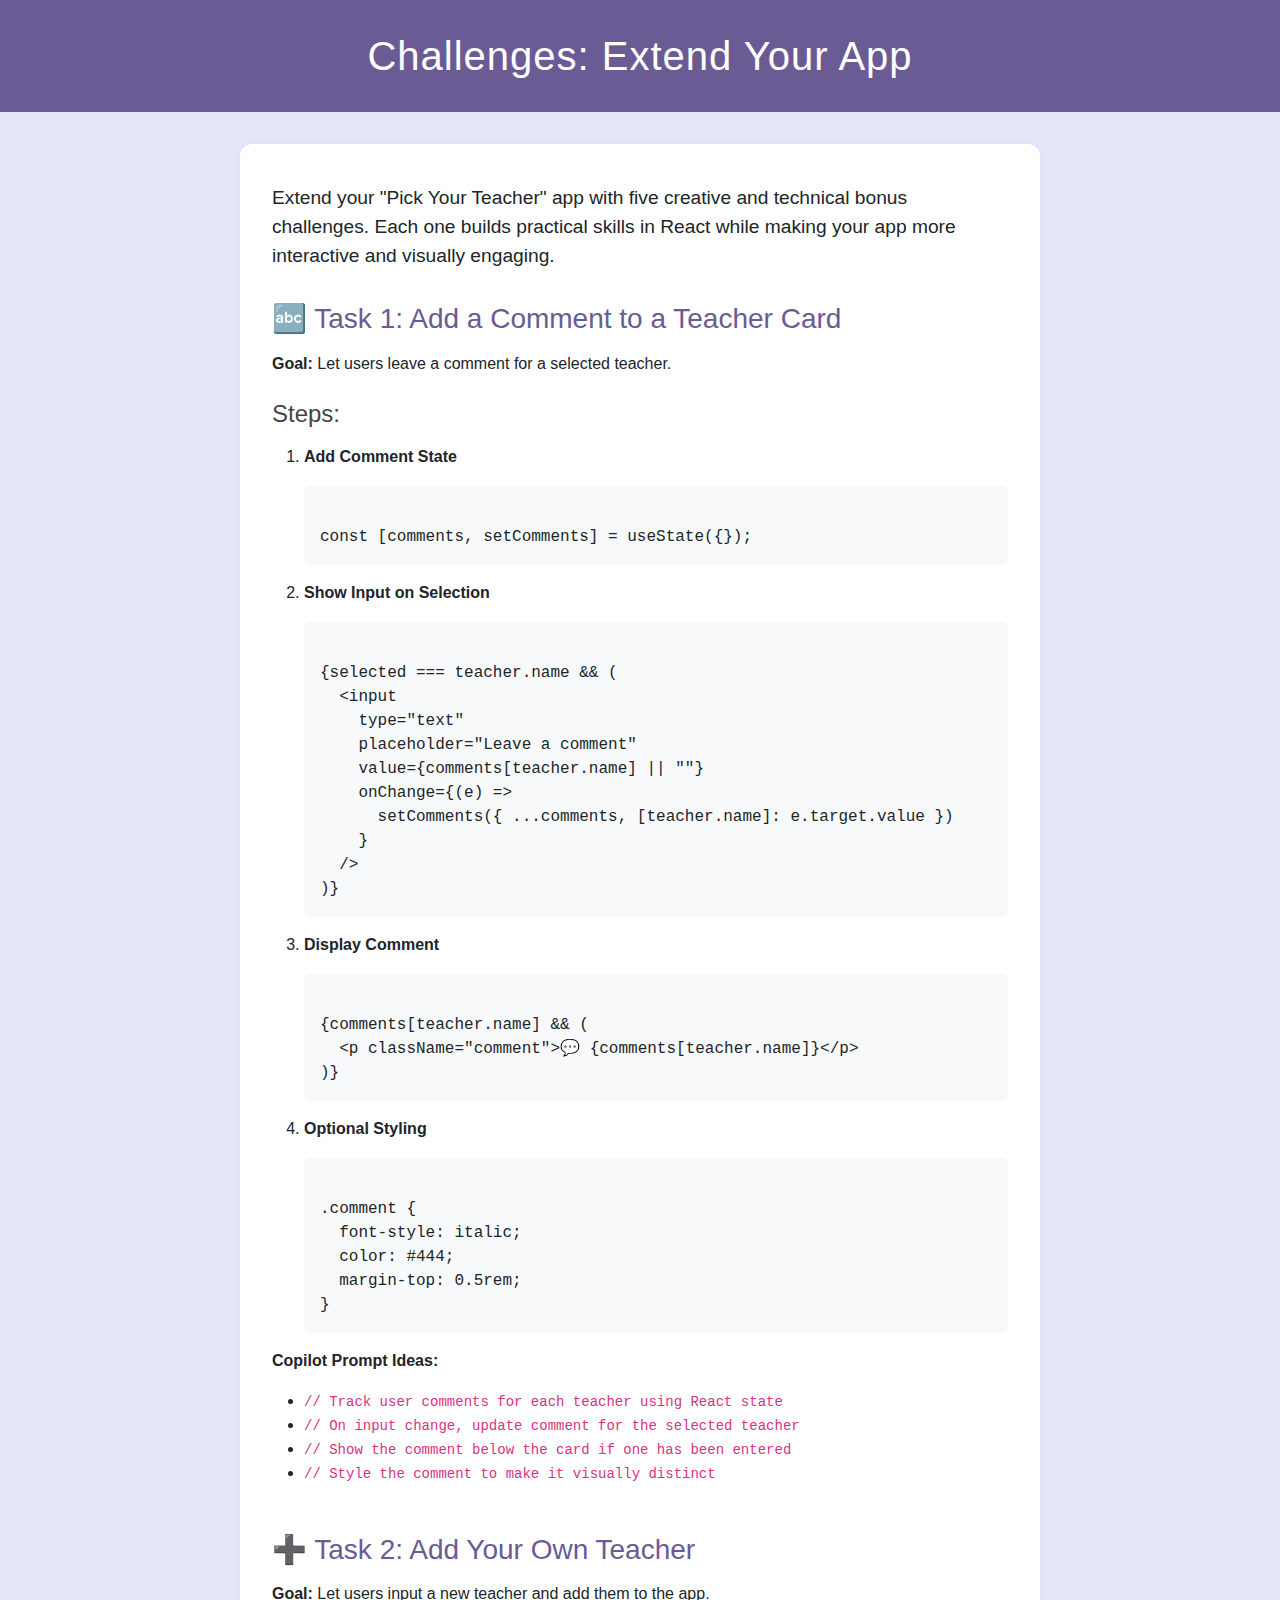
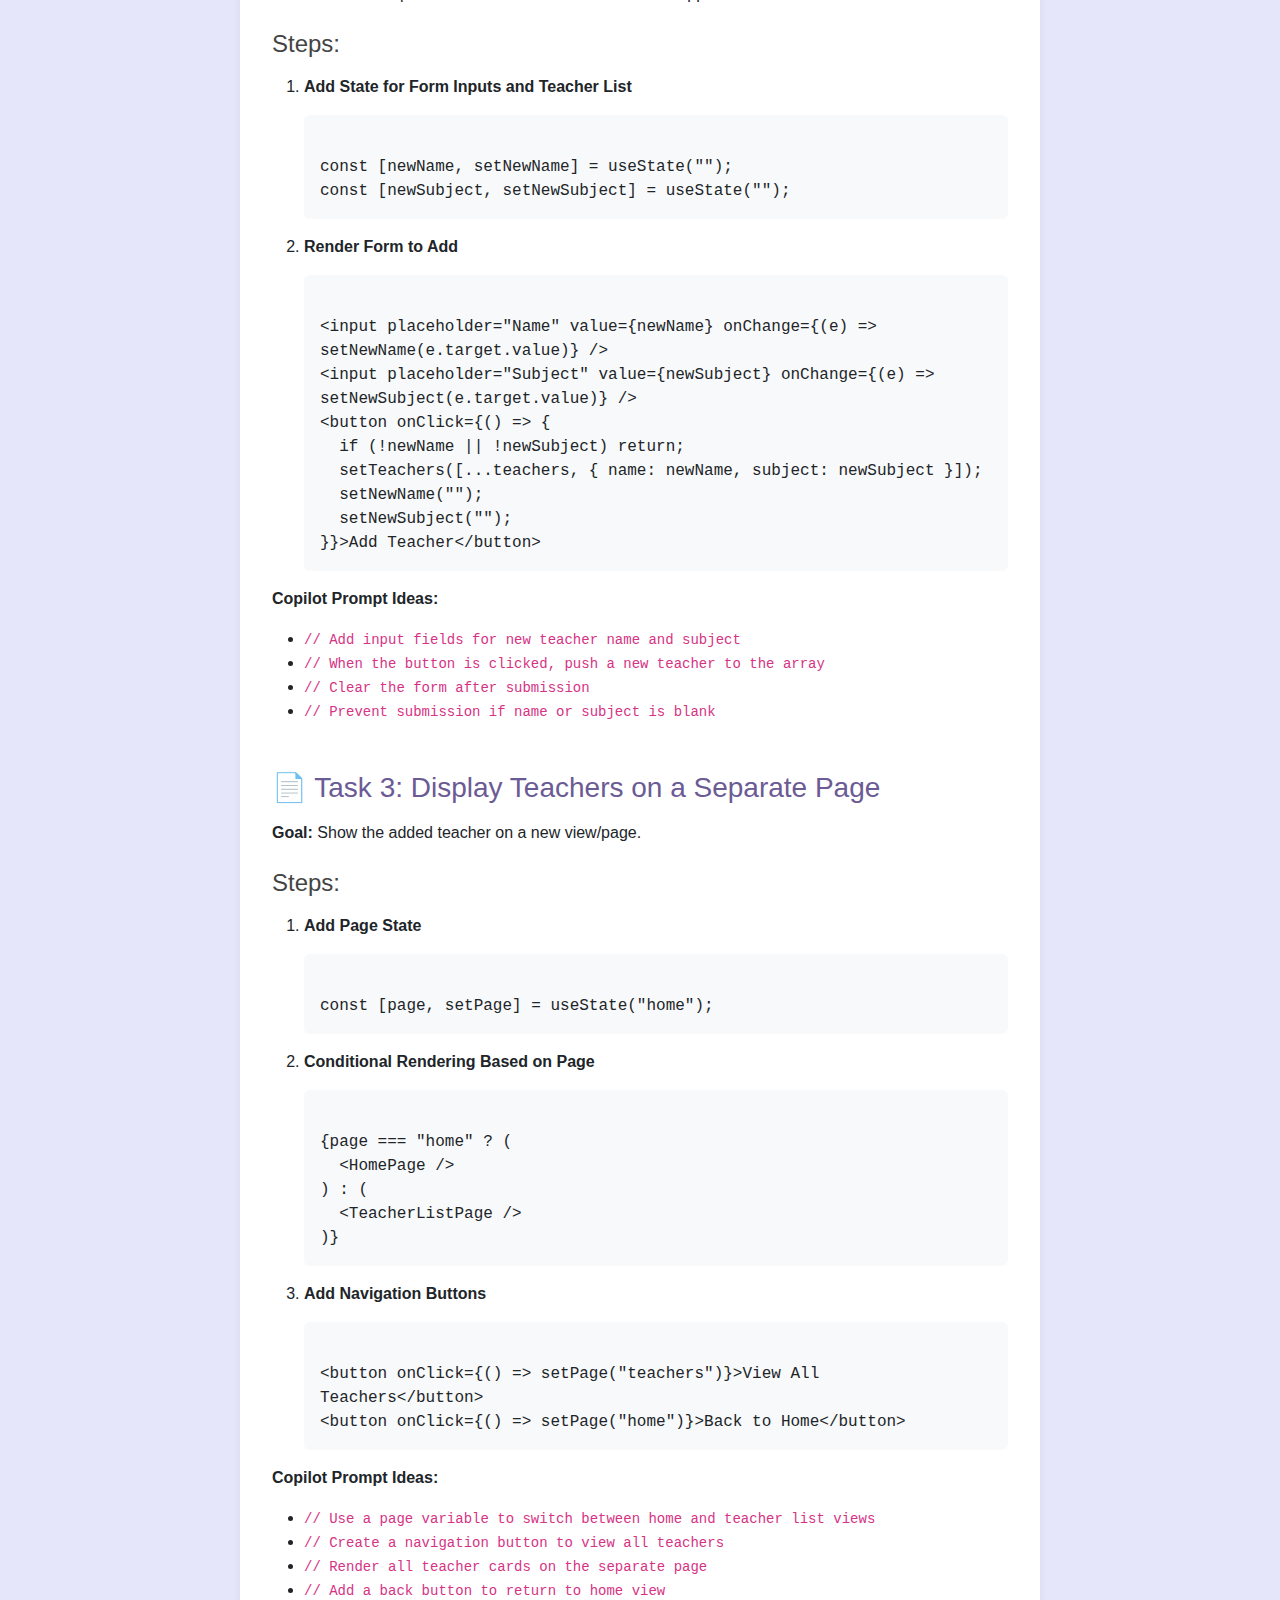
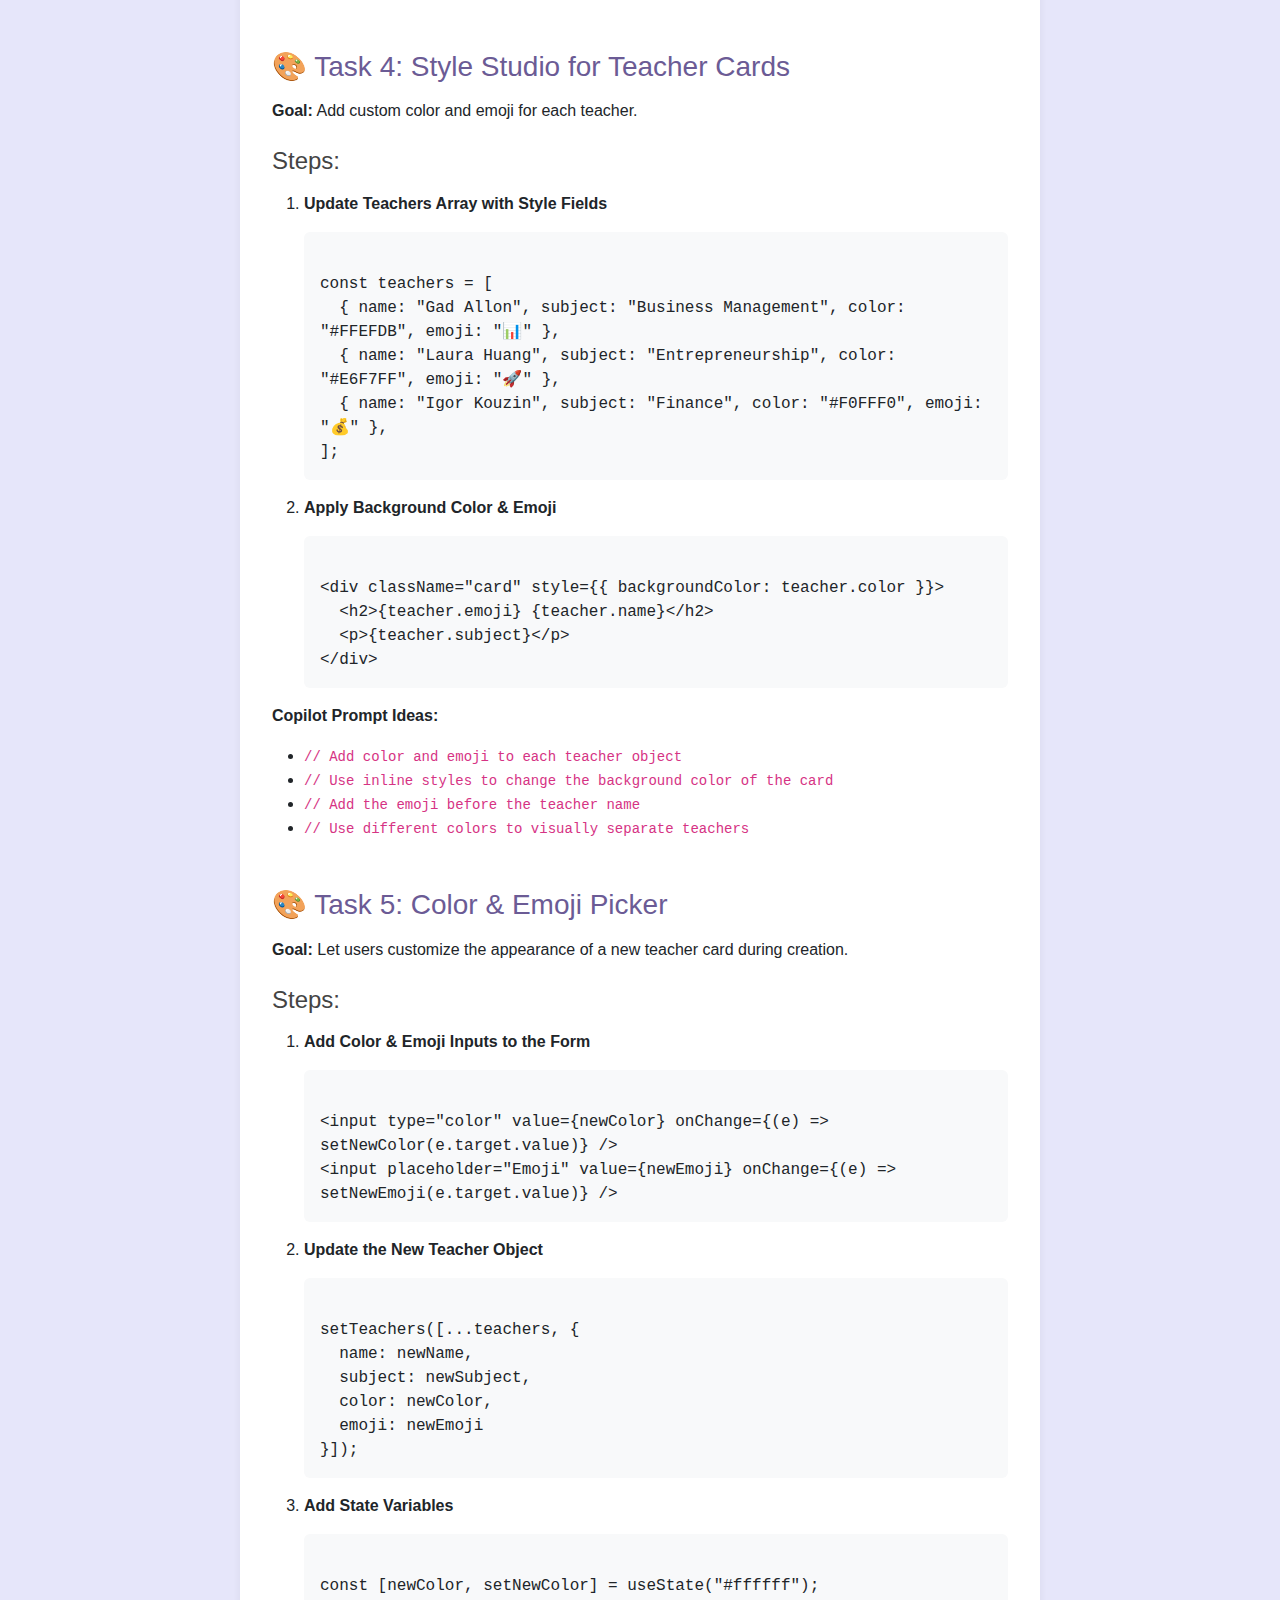
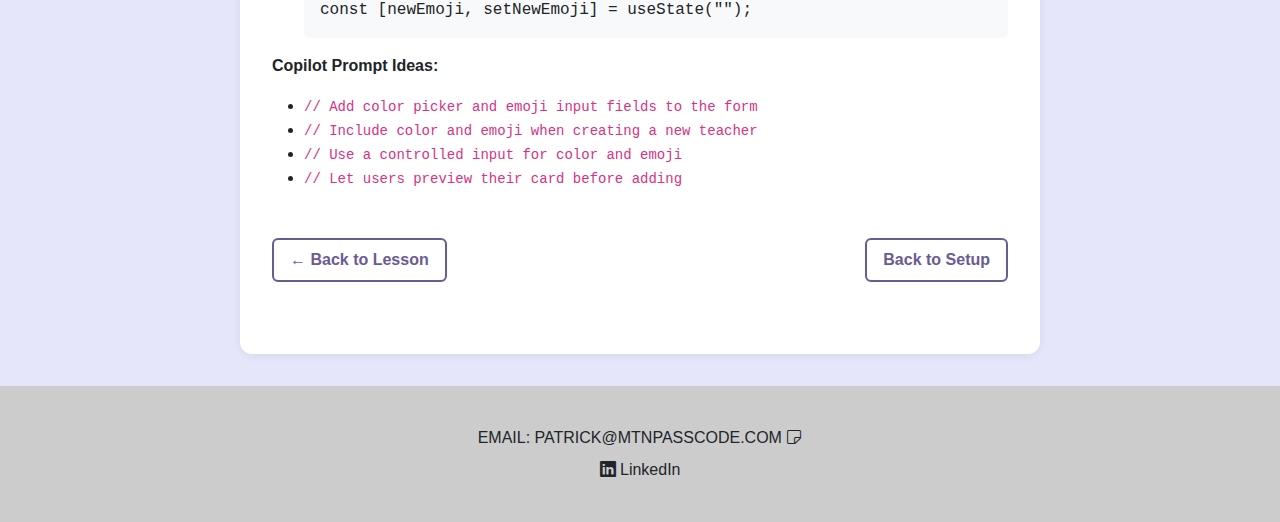
<file: challenges.html>
<!DOCTYPE html>
<html lang="en">
<head>
    <meta charset="UTF-8">
    <meta name="viewport" content="width=device-width, initial-scale=1.0">
    <title>Challenges | Mountain Pass Coding</title>
    <link rel="stylesheet" href="styles.css">
    <link rel="icon" type="image/png" href="images/favicon.ico">
    <link rel="stylesheet" href="https://cdn.jsdelivr.net/npm/bootstrap-icons@1.11.3/font/bootstrap-icons.min.css">
    <link href="https://cdn.jsdelivr.net/npm/bootstrap@5.3.2/dist/css/bootstrap.min.css" rel="stylesheet">
    <style>
        .code-block {
            background: #f8f9fa;
            padding: 1rem;
            border-radius: 6px;
            margin: 1rem 0;
            font-family: monospace;
            white-space: pre-wrap;
        }
        .nav-buttons {
            display: flex;
            justify-content: space-between;
            margin: 2rem 0;
        }
        .nav-buttons a {
            text-decoration: none;
            color: #6B5B95;
            font-weight: bold;
            padding: 0.5rem 1rem;
            border: 2px solid #6B5B95;
            border-radius: 6px;
            transition: all 0.3s ease;
        }
        .nav-buttons a:hover {
            background: #6B5B95;
            color: white;
        }
        .challenge-section {
            margin-bottom: 3rem;
        }
        .challenge-section h3 {
            color: #6B5B95;
            margin-bottom: 1rem;
        }
        .challenge-section h4 {
            color: #444;
            margin: 1.5rem 0 1rem;
        }
    </style>
</head>
<body class="App">
    <header style="background: #6B5B95; color: #fff; padding: 2rem 0; text-align: center;">
        <h1 style="margin: 0; font-size: 2.5rem; letter-spacing: 1px;">Challenges: Extend Your App</h1>
    </header>

    <main>
        <section class="setup-section" style="background: #fff; margin: 2rem auto; border-radius: 12px; max-width: 800px; box-shadow: 0 2px 8px rgba(0,0,0,0.06); padding: 2.5rem 2rem;">
            <p style="font-size: 1.2rem; margin-bottom: 2rem;">Extend your "Pick Your Teacher" app with five creative and technical bonus challenges. Each one builds practical skills in React while making your app more interactive and visually engaging.</p>

            <div class="challenge-section">
                <h3>🔤 Task 1: Add a Comment to a Teacher Card</h3>
                <p><strong>Goal:</strong> Let users leave a comment for a selected teacher.</p>
                
                <h4>Steps:</h4>
                <ol>
                    <li>
                        <strong>Add Comment State</strong>
                        <div class="code-block">
const [comments, setComments] = useState({});</div>
                    </li>
                    <li>
                        <strong>Show Input on Selection</strong>
                        <div class="code-block">
{selected === teacher.name && (
  &lt;input
    type="text"
    placeholder="Leave a comment"
    value={comments[teacher.name] || ""}
    onChange={(e) =>
      setComments({ ...comments, [teacher.name]: e.target.value })
    }
  /&gt;
)}</div>
                    </li>
                    <li>
                        <strong>Display Comment</strong>
                        <div class="code-block">
{comments[teacher.name] && (
  &lt;p className="comment"&gt;💬 {comments[teacher.name]}&lt;/p&gt;
)}</div>
                    </li>
                    <li>
                        <strong>Optional Styling</strong>
                        <div class="code-block">
.comment {
  font-style: italic;
  color: #444;
  margin-top: 0.5rem;
}</div>
                    </li>
                </ol>
                <p><strong>Copilot Prompt Ideas:</strong></p>
                <ul>
                    <li><code>// Track user comments for each teacher using React state</code></li>
                    <li><code>// On input change, update comment for the selected teacher</code></li>
                    <li><code>// Show the comment below the card if one has been entered</code></li>
                    <li><code>// Style the comment to make it visually distinct</code></li>
                </ul>
            </div>

            <div class="challenge-section">
                <h3>➕ Task 2: Add Your Own Teacher</h3>
                <p><strong>Goal:</strong> Let users input a new teacher and add them to the app.</p>
                
                <h4>Steps:</h4>
                <ol>
                    <li>
                        <strong>Add State for Form Inputs and Teacher List</strong>
                        <div class="code-block">
const [newName, setNewName] = useState("");
const [newSubject, setNewSubject] = useState("");</div>
                    </li>
                    <li>
                        <strong>Render Form to Add</strong>
                        <div class="code-block">
&lt;input placeholder="Name" value={newName} onChange={(e) => setNewName(e.target.value)} /&gt;
&lt;input placeholder="Subject" value={newSubject} onChange={(e) => setNewSubject(e.target.value)} /&gt;
&lt;button onClick={() => {
  if (!newName || !newSubject) return;
  setTeachers([...teachers, { name: newName, subject: newSubject }]);
  setNewName("");
  setNewSubject("");
}}&gt;Add Teacher&lt;/button&gt;</div>
                    </li>
                </ol>
                <p><strong>Copilot Prompt Ideas:</strong></p>
                <ul>
                    <li><code>// Add input fields for new teacher name and subject</code></li>
                    <li><code>// When the button is clicked, push a new teacher to the array</code></li>
                    <li><code>// Clear the form after submission</code></li>
                    <li><code>// Prevent submission if name or subject is blank</code></li>
                </ul>
            </div>

            <div class="challenge-section">
                <h3>📄 Task 3: Display Teachers on a Separate Page</h3>
                <p><strong>Goal:</strong> Show the added teacher on a new view/page.</p>
                
                <h4>Steps:</h4>
                <ol>
                    <li>
                        <strong>Add Page State</strong>
                        <div class="code-block">
const [page, setPage] = useState("home");</div>
                    </li>
                    <li>
                        <strong>Conditional Rendering Based on Page</strong>
                        <div class="code-block">
{page === "home" ? (
  &lt;HomePage /&gt;
) : (
  &lt;TeacherListPage /&gt;
)}</div>
                    </li>
                    <li>
                        <strong>Add Navigation Buttons</strong>
                        <div class="code-block">
&lt;button onClick={() => setPage("teachers")}&gt;View All Teachers&lt;/button&gt;
&lt;button onClick={() => setPage("home")}&gt;Back to Home&lt;/button&gt;</div>
                    </li>
                </ol>
                <p><strong>Copilot Prompt Ideas:</strong></p>
                <ul>
                    <li><code>// Use a page variable to switch between home and teacher list views</code></li>
                    <li><code>// Create a navigation button to view all teachers</code></li>
                    <li><code>// Render all teacher cards on the separate page</code></li>
                    <li><code>// Add a back button to return to home view</code></li>
                </ul>
            </div>

            <div class="challenge-section">
                <h3>🎨 Task 4: Style Studio for Teacher Cards</h3>
                <p><strong>Goal:</strong> Add custom color and emoji for each teacher.</p>
                
                <h4>Steps:</h4>
                <ol>
                    <li>
                        <strong>Update Teachers Array with Style Fields</strong>
                        <div class="code-block">
const teachers = [
  { name: "Gad Allon", subject: "Business Management", color: "#FFEFDB", emoji: "📊" },
  { name: "Laura Huang", subject: "Entrepreneurship", color: "#E6F7FF", emoji: "🚀" },
  { name: "Igor Kouzin", subject: "Finance", color: "#F0FFF0", emoji: "💰" },
];</div>
                    </li>
                    <li>
                        <strong>Apply Background Color & Emoji</strong>
                        <div class="code-block">
&lt;div className="card" style={{ backgroundColor: teacher.color }}&gt;
  &lt;h2&gt;{teacher.emoji} {teacher.name}&lt;/h2&gt;
  &lt;p&gt;{teacher.subject}&lt;/p&gt;
&lt;/div&gt;</div>
                    </li>
                </ol>
                <p><strong>Copilot Prompt Ideas:</strong></p>
                <ul>
                    <li><code>// Add color and emoji to each teacher object</code></li>
                    <li><code>// Use inline styles to change the background color of the card</code></li>
                    <li><code>// Add the emoji before the teacher name</code></li>
                    <li><code>// Use different colors to visually separate teachers</code></li>
                </ul>
            </div>

            <div class="challenge-section">
                <h3>🎨 Task 5: Color & Emoji Picker</h3>
                <p><strong>Goal:</strong> Let users customize the appearance of a new teacher card during creation.</p>
                
                <h4>Steps:</h4>
                <ol>
                    <li>
                        <strong>Add Color & Emoji Inputs to the Form</strong>
                        <div class="code-block">
&lt;input type="color" value={newColor} onChange={(e) => setNewColor(e.target.value)} /&gt;
&lt;input placeholder="Emoji" value={newEmoji} onChange={(e) => setNewEmoji(e.target.value)} /&gt;</div>
                    </li>
                    <li>
                        <strong>Update the New Teacher Object</strong>
                        <div class="code-block">
setTeachers([...teachers, {
  name: newName,
  subject: newSubject,
  color: newColor,
  emoji: newEmoji
}]);</div>
                    </li>
                    <li>
                        <strong>Add State Variables</strong>
                        <div class="code-block">
const [newColor, setNewColor] = useState("#ffffff");
const [newEmoji, setNewEmoji] = useState("");</div>
                    </li>
                </ol>
                <p><strong>Copilot Prompt Ideas:</strong></p>
                <ul>
                    <li><code>// Add color picker and emoji input fields to the form</code></li>
                    <li><code>// Include color and emoji when creating a new teacher</code></li>
                    <li><code>// Use a controlled input for color and emoji</code></li>
                    <li><code>// Let users preview their card before adding</code></li>
                </ul>
            </div>

            <div class="nav-buttons" style="max-width: 800px; margin: 2rem auto;">
                <a href="demo-lesson.html">← Back to Lesson</a>
                <a href="setup.html" target="_blank">Back to Setup</a>
            </div>
        </section>
    </main>

    <footer>
        <div>
            <p>EMAIL: 
                <a id="copy-email" style="cursor: pointer;">
                    PATRICK@MTNPASSCODE.COM
                    <i id="copy-sticky" class="bi bi-sticky"></i>
                </a>
            </p>
            <p>
                <a href="https://www.linkedin.com/in/patrick-shipley-059893126/" target="_blank" style="text-decoration: none; color: inherit;">
                    <i class="bi bi-linkedin"></i> LinkedIn
                </a>
            </p>
        </div>
    </footer>
    <script src="script.js"></script>
</body>
</html>
</file>
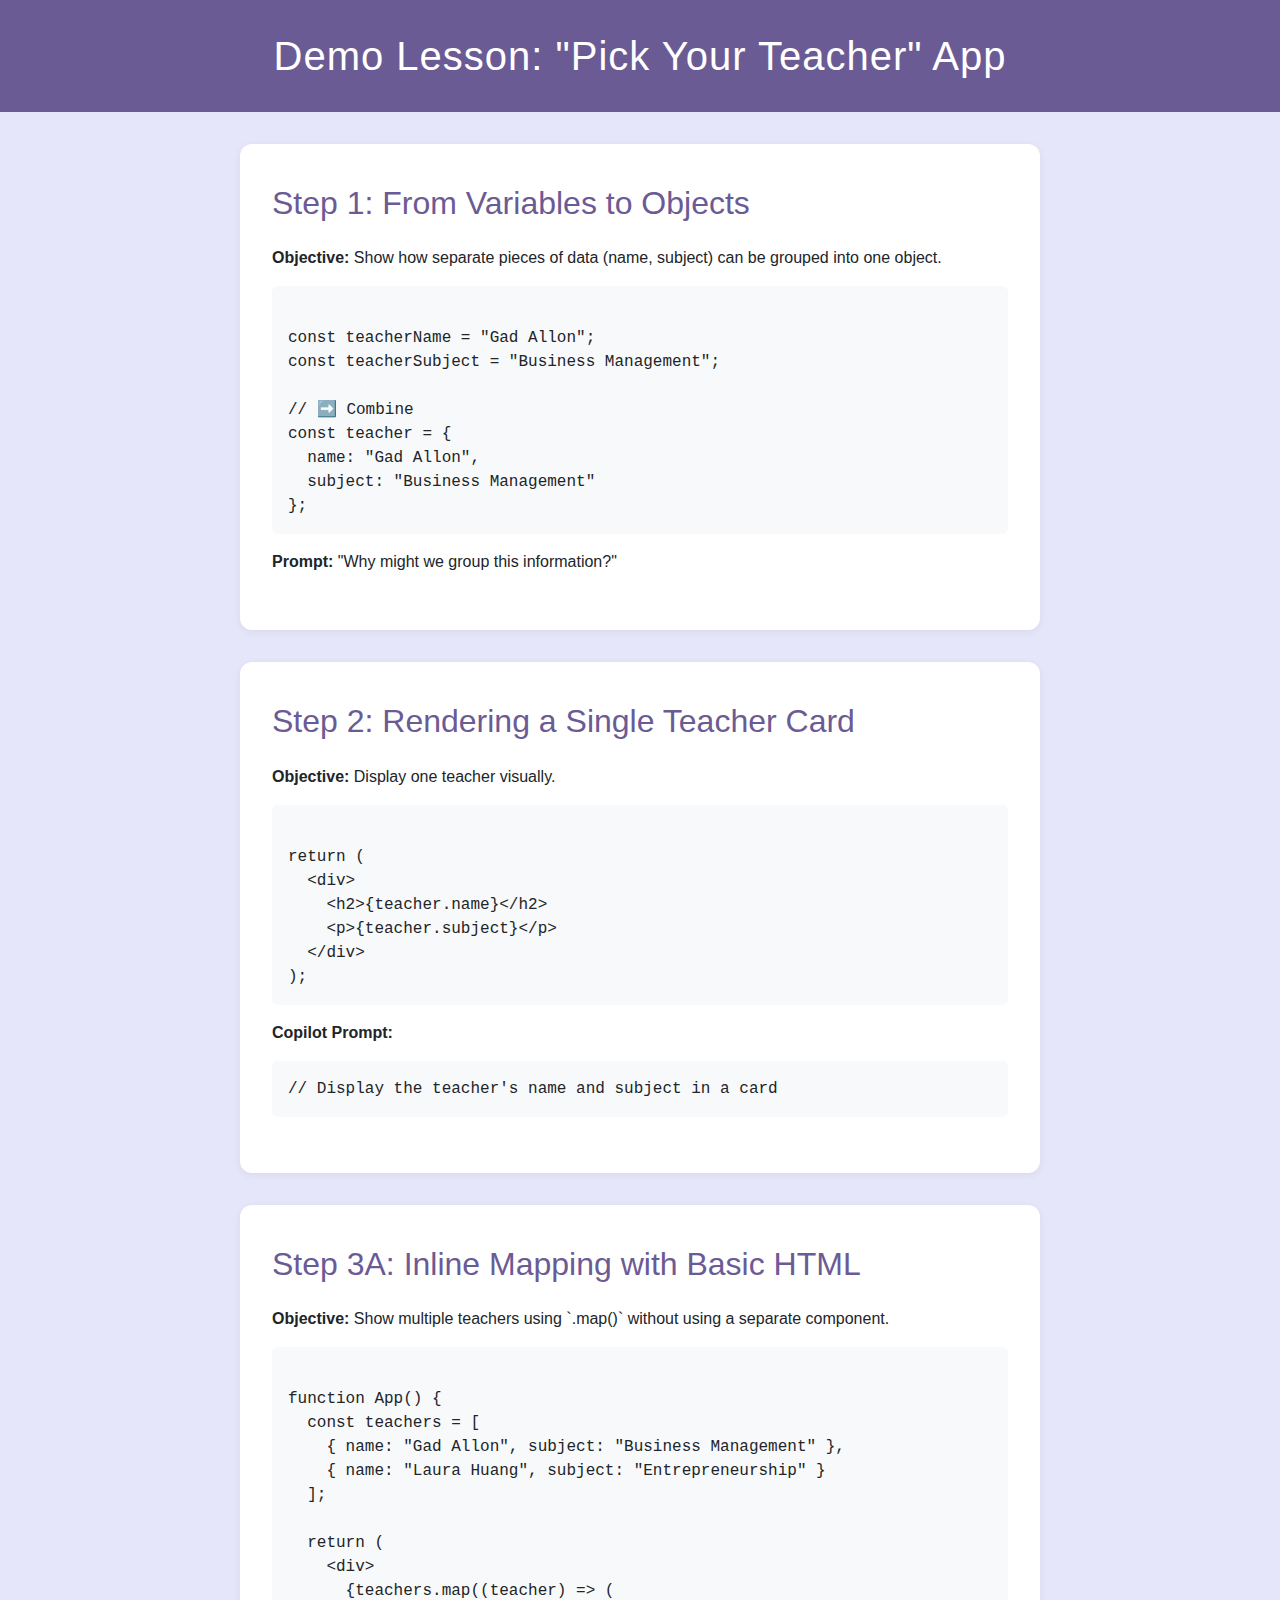
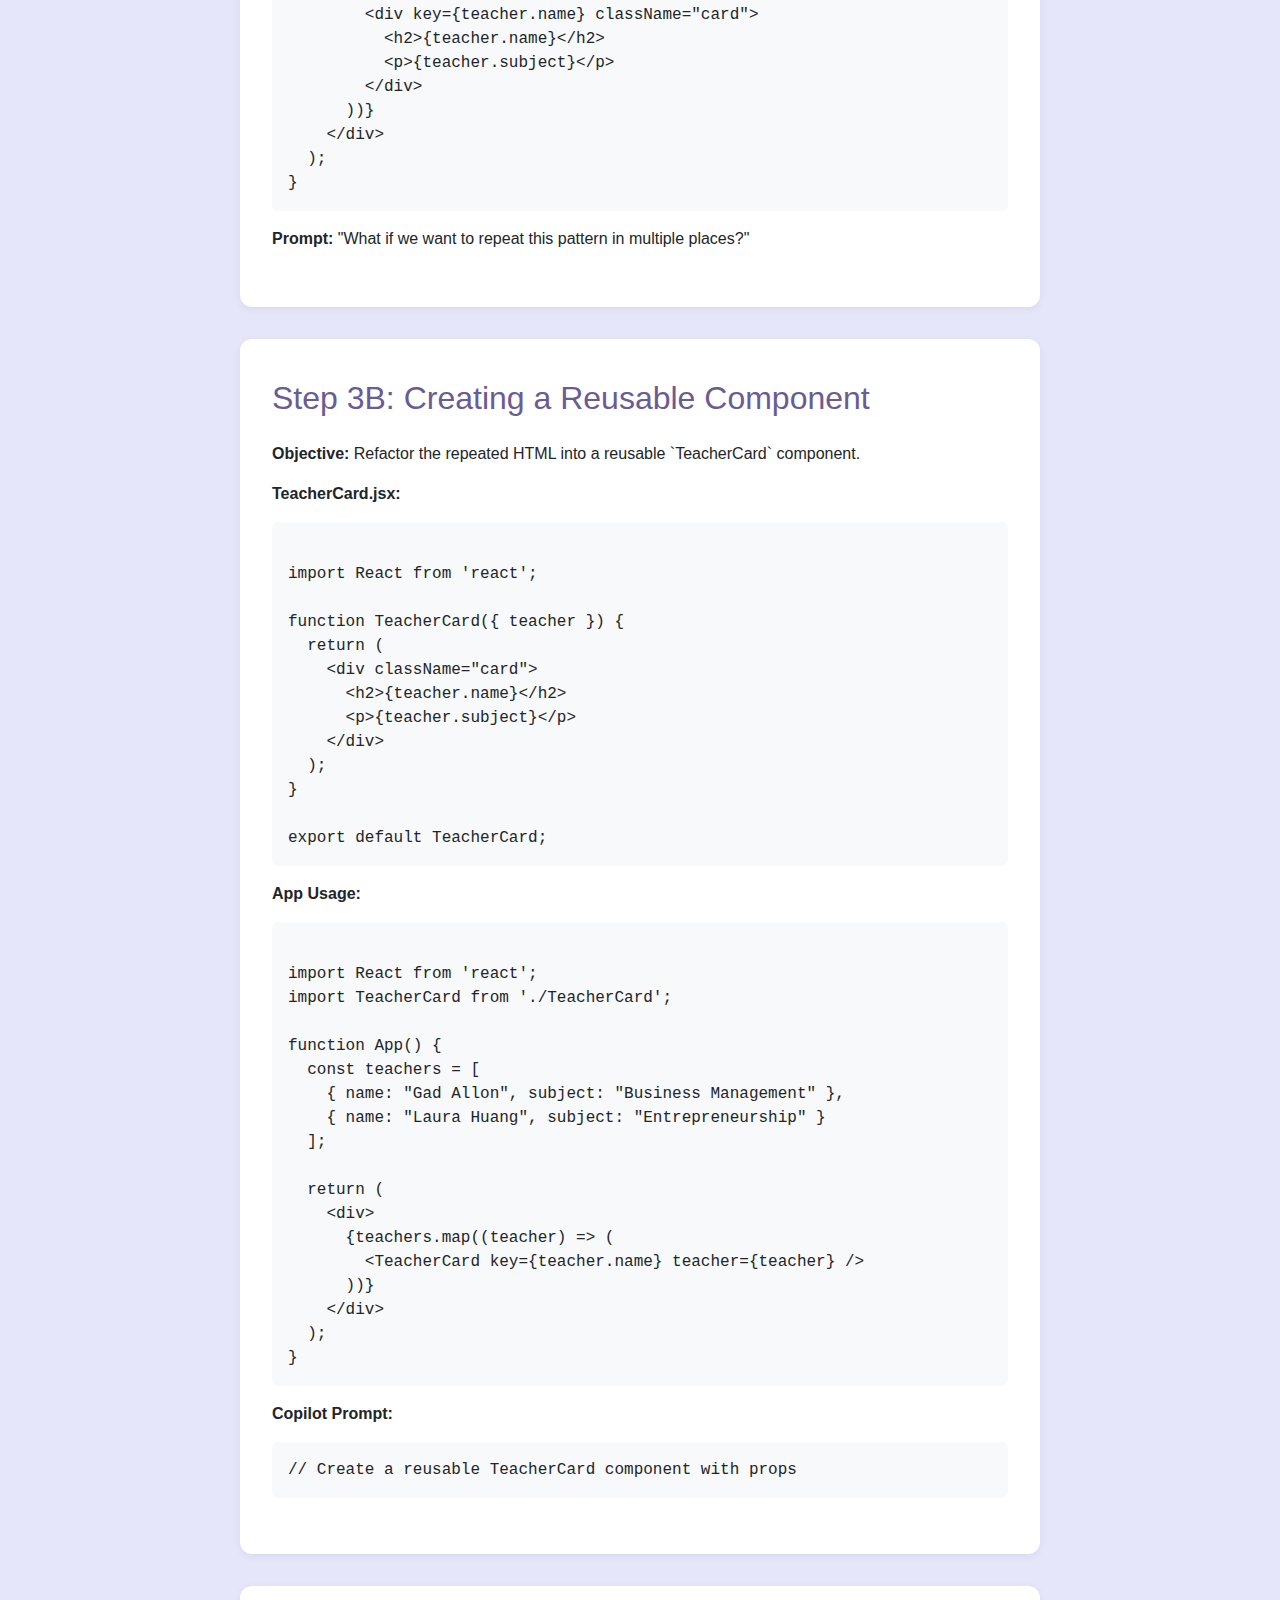
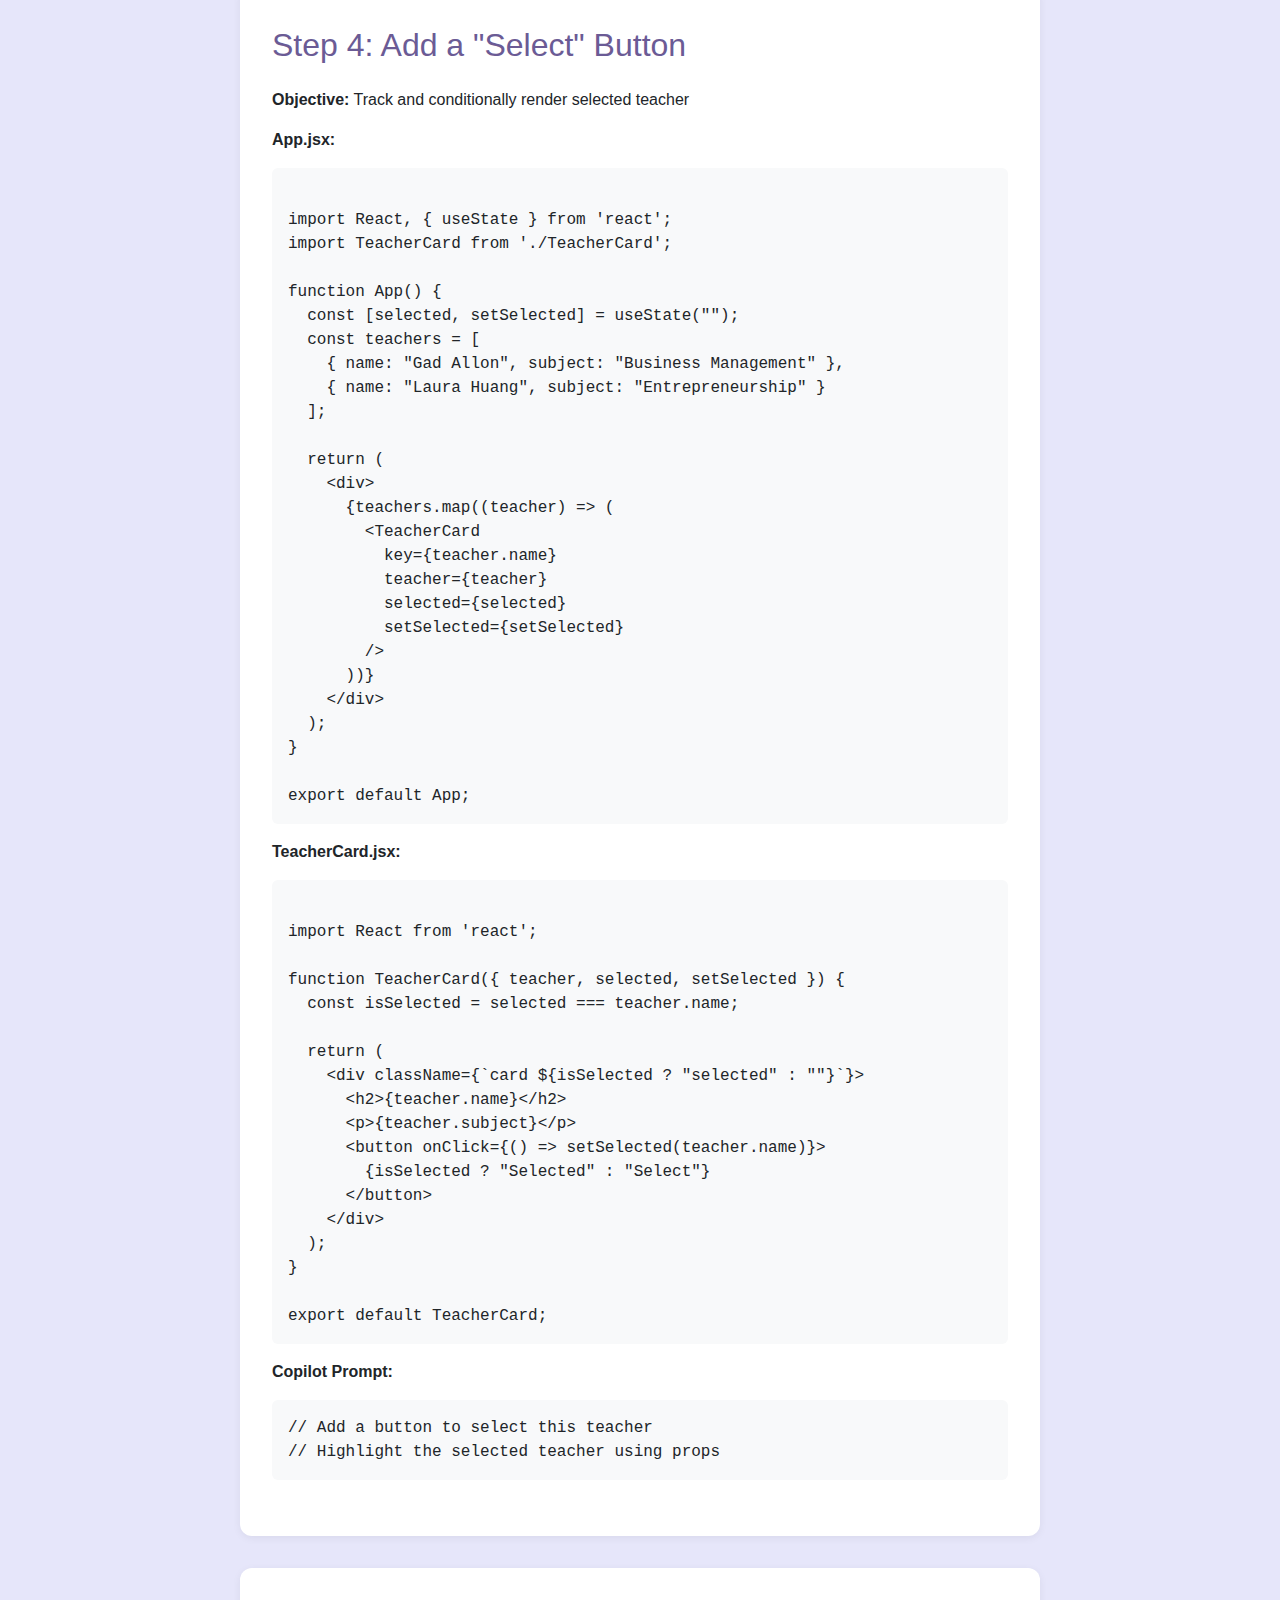
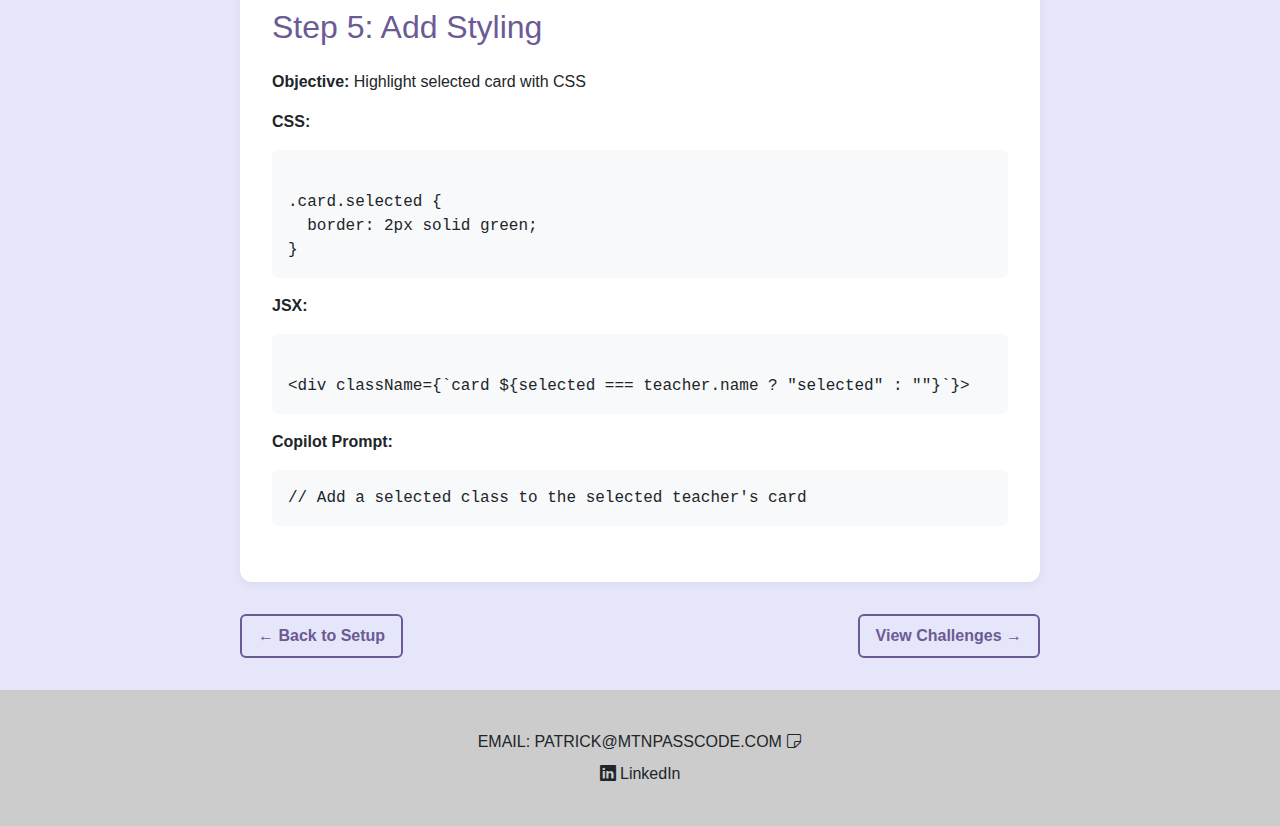
<file: demo-lesson.html>
<!DOCTYPE html>
<html lang="en">
<head>
    <meta charset="UTF-8">
    <meta name="viewport" content="width=device-width, initial-scale=1.0">
    <title>Demo Lesson | Mountain Pass Coding</title>
    <link rel="stylesheet" href="styles.css">
    <link rel="icon" type="image/png" href="images/favicon.ico">
    <link rel="stylesheet" href="https://cdn.jsdelivr.net/npm/bootstrap-icons@1.11.3/font/bootstrap-icons.min.css">
    <link href="https://cdn.jsdelivr.net/npm/bootstrap@5.3.2/dist/css/bootstrap.min.css" rel="stylesheet">
    <style>
        .code-block {
            background: #f8f9fa;
            padding: 1rem;
            border-radius: 6px;
            margin: 1rem 0;
            font-family: monospace;
            white-space: pre-wrap;
        }
        .nav-buttons {
            display: flex;
            justify-content: space-between;
            margin: 2rem 0;
        }
        .nav-buttons a {
            text-decoration: none;
            color: #6B5B95;
            font-weight: bold;
            padding: 0.5rem 1rem;
            border: 2px solid #6B5B95;
            border-radius: 6px;
            transition: all 0.3s ease;
        }
        .nav-buttons a:hover {
            background: #6B5B95;
            color: white;
        }
    </style>
</head>
<body class="App">
    <header style="background: #6B5B95; color: #fff; padding: 2rem 0; text-align: center;">
        <h1 style="margin: 0; font-size: 2.5rem; letter-spacing: 1px;">Demo Lesson: "Pick Your Teacher" App</h1>
    </header>

    <main>
        <section class="setup-section" style="background: #fff; margin: 2rem auto; border-radius: 12px; max-width: 800px; box-shadow: 0 2px 8px rgba(0,0,0,0.06); padding: 2.5rem 2rem;">
            <h2 style="color: #6B5B95; font-size: 2rem; margin-bottom: 1.5rem;">Step 1: From Variables to Objects</h2>
            <p><strong>Objective:</strong> Show how separate pieces of data (name, subject) can be grouped into one object.</p>
            <div class="code-block">
const teacherName = "Gad Allon";
const teacherSubject = "Business Management";

// ➡️ Combine
const teacher = {
  name: "Gad Allon",
  subject: "Business Management"
};</div>
            <p><strong>Prompt:</strong> "Why might we group this information?"</p>
        </section>

        <section class="setup-section" style="background: #fff; margin: 2rem auto; border-radius: 12px; max-width: 800px; box-shadow: 0 2px 8px rgba(0,0,0,0.06); padding: 2.5rem 2rem;">
            <h2 style="color: #6B5B95; font-size: 2rem; margin-bottom: 1.5rem;">Step 2: Rendering a Single Teacher Card</h2>
            <p><strong>Objective:</strong> Display one teacher visually.</p>
            <div class="code-block">
return (
  &lt;div&gt;
    &lt;h2&gt;{teacher.name}&lt;/h2&gt;
    &lt;p&gt;{teacher.subject}&lt;/p&gt;
  &lt;/div&gt;
);</div>
            <p><strong>Copilot Prompt:</strong></p>
            <div class="code-block">// Display the teacher's name and subject in a card</div>
        </section>

        <section class="setup-section" style="background: #fff; margin: 2rem auto; border-radius: 12px; max-width: 800px; box-shadow: 0 2px 8px rgba(0,0,0,0.06); padding: 2.5rem 2rem;">
            <h2 style="color: #6B5B95; font-size: 2rem; margin-bottom: 1.5rem;">Step 3A: Inline Mapping with Basic HTML</h2>
            <p><strong>Objective:</strong> Show multiple teachers using `.map()` without using a separate component.</p>
            <div class="code-block">
function App() {
  const teachers = [
    { name: "Gad Allon", subject: "Business Management" },
    { name: "Laura Huang", subject: "Entrepreneurship" }
  ];

  return (
    &lt;div&gt;
      {teachers.map((teacher) => (
        &lt;div key={teacher.name} className="card"&gt;
          &lt;h2&gt;{teacher.name}&lt;/h2&gt;
          &lt;p&gt;{teacher.subject}&lt;/p&gt;
        &lt;/div&gt;
      ))}
    &lt;/div&gt;
  );
}</div>
            <p><strong>Prompt:</strong> "What if we want to repeat this pattern in multiple places?"</p>
        </section>

        <section class="setup-section" style="background: #fff; margin: 2rem auto; border-radius: 12px; max-width: 800px; box-shadow: 0 2px 8px rgba(0,0,0,0.06); padding: 2.5rem 2rem;">
            <h2 style="color: #6B5B95; font-size: 2rem; margin-bottom: 1.5rem;">Step 3B: Creating a Reusable Component</h2>
            <p><strong>Objective:</strong> Refactor the repeated HTML into a reusable `TeacherCard` component.</p>
            <p><strong>TeacherCard.jsx:</strong></p>
            <div class="code-block">
import React from 'react';

function TeacherCard({ teacher }) {
  return (
    &lt;div className="card"&gt;
      &lt;h2&gt;{teacher.name}&lt;/h2&gt;
      &lt;p&gt;{teacher.subject}&lt;/p&gt;
    &lt;/div&gt;
  );
}

export default TeacherCard;</div>
            <p><strong>App Usage:</strong></p>
            <div class="code-block">
import React from 'react';
import TeacherCard from './TeacherCard';

function App() {
  const teachers = [
    { name: "Gad Allon", subject: "Business Management" },
    { name: "Laura Huang", subject: "Entrepreneurship" }
  ];

  return (
    &lt;div&gt;
      {teachers.map((teacher) => (
        &lt;TeacherCard key={teacher.name} teacher={teacher} /&gt;
      ))}
    &lt;/div&gt;
  );
}</div>
            <p><strong>Copilot Prompt:</strong></p>
            <div class="code-block">// Create a reusable TeacherCard component with props</div>
        </section>

        <section class="setup-section" style="background: #fff; margin: 2rem auto; border-radius: 12px; max-width: 800px; box-shadow: 0 2px 8px rgba(0,0,0,0.06); padding: 2.5rem 2rem;">
            <h2 style="color: #6B5B95; font-size: 2rem; margin-bottom: 1.5rem;">Step 4: Add a "Select" Button</h2>
            <p><strong>Objective:</strong> Track and conditionally render selected teacher</p>
            <p><strong>App.jsx:</strong></p>
            <div class="code-block">
import React, { useState } from 'react';
import TeacherCard from './TeacherCard';

function App() {
  const [selected, setSelected] = useState("");
  const teachers = [
    { name: "Gad Allon", subject: "Business Management" },
    { name: "Laura Huang", subject: "Entrepreneurship" }
  ];

  return (
    &lt;div&gt;
      {teachers.map((teacher) => (
        &lt;TeacherCard
          key={teacher.name}
          teacher={teacher}
          selected={selected}
          setSelected={setSelected}
        /&gt;
      ))}
    &lt;/div&gt;
  );
}

export default App;</div>
            <p><strong>TeacherCard.jsx:</strong></p>
            <div class="code-block">
import React from 'react';

function TeacherCard({ teacher, selected, setSelected }) {
  const isSelected = selected === teacher.name;

  return (
    &lt;div className={`card ${isSelected ? "selected" : ""}`}&gt;
      &lt;h2&gt;{teacher.name}&lt;/h2&gt;
      &lt;p&gt;{teacher.subject}&lt;/p&gt;
      &lt;button onClick={() => setSelected(teacher.name)}&gt;
        {isSelected ? "Selected" : "Select"}
      &lt;/button&gt;
    &lt;/div&gt;
  );
}

export default TeacherCard;</div>
            <p><strong>Copilot Prompt:</strong></p>
            <div class="code-block">// Add a button to select this teacher
// Highlight the selected teacher using props</div>
        </section>

        <section class="setup-section" style="background: #fff; margin: 2rem auto; border-radius: 12px; max-width: 800px; box-shadow: 0 2px 8px rgba(0,0,0,0.06); padding: 2.5rem 2rem;">
            <h2 style="color: #6B5B95; font-size: 2rem; margin-bottom: 1.5rem;">Step 5: Add Styling</h2>
            <p><strong>Objective:</strong> Highlight selected card with CSS</p>
            <p><strong>CSS:</strong></p>
            <div class="code-block">
.card.selected {
  border: 2px solid green;
}</div>
            <p><strong>JSX:</strong></p>
            <div class="code-block">
&lt;div className={`card ${selected === teacher.name ? "selected" : ""}`}&gt;</div>
            <p><strong>Copilot Prompt:</strong></p>
            <div class="code-block">// Add a selected class to the selected teacher's card</div>
        </section>

        <div class="nav-buttons" style="max-width: 800px; margin: 2rem auto;">
            <a href="setup.html" target="_blank">← Back to Setup</a>
            <a href="challenges.html">View Challenges →</a>
        </div>
    </main>

    <footer>
        <div>
            <p>EMAIL: 
                <a id="copy-email" style="cursor: pointer;">
                    PATRICK@MTNPASSCODE.COM
                    <i id="copy-sticky" class="bi bi-sticky"></i>
                </a>
            </p>
            <p>
                <a href="https://www.linkedin.com/in/patrick-shipley-059893126/" target="_blank" style="text-decoration: none; color: inherit;">
                    <i class="bi bi-linkedin"></i> LinkedIn
                </a>
            </p>
        </div>
    </footer>
    <script src="script.js"></script>
</body>
</html>
</file>
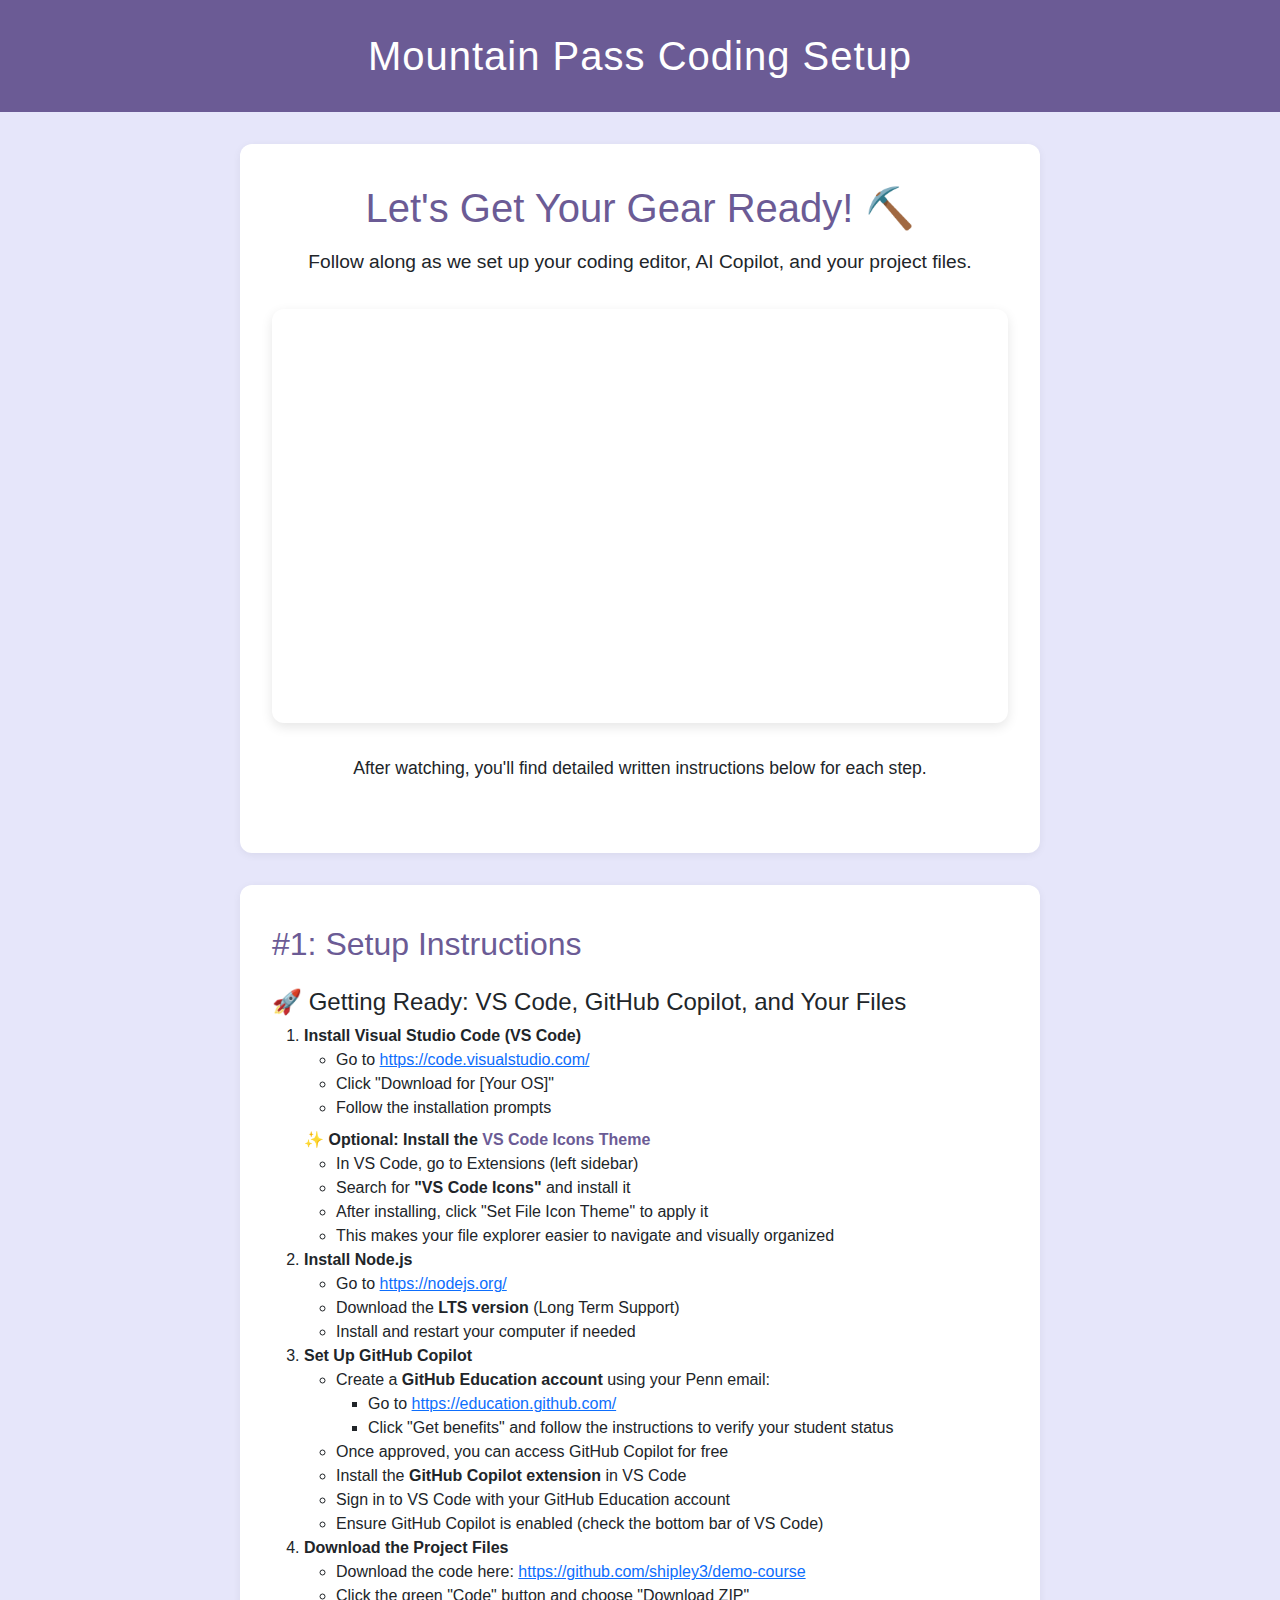
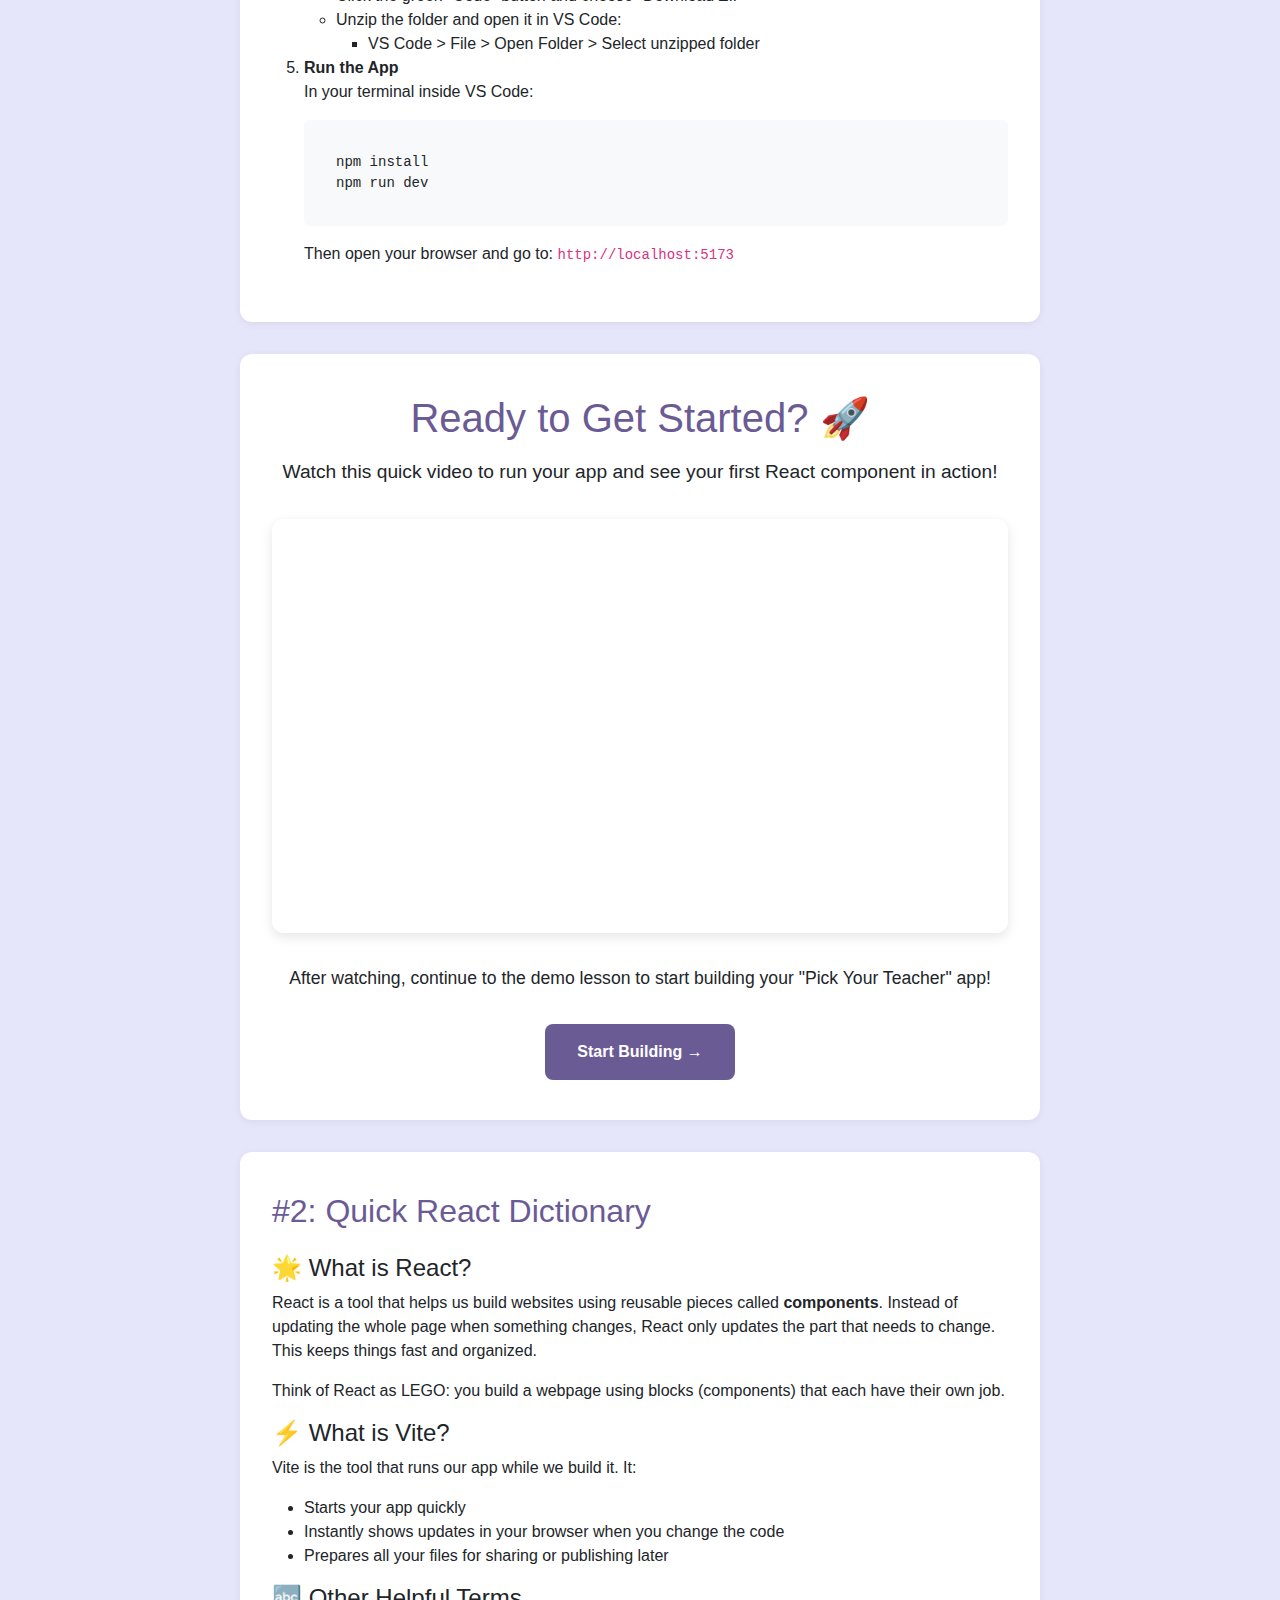
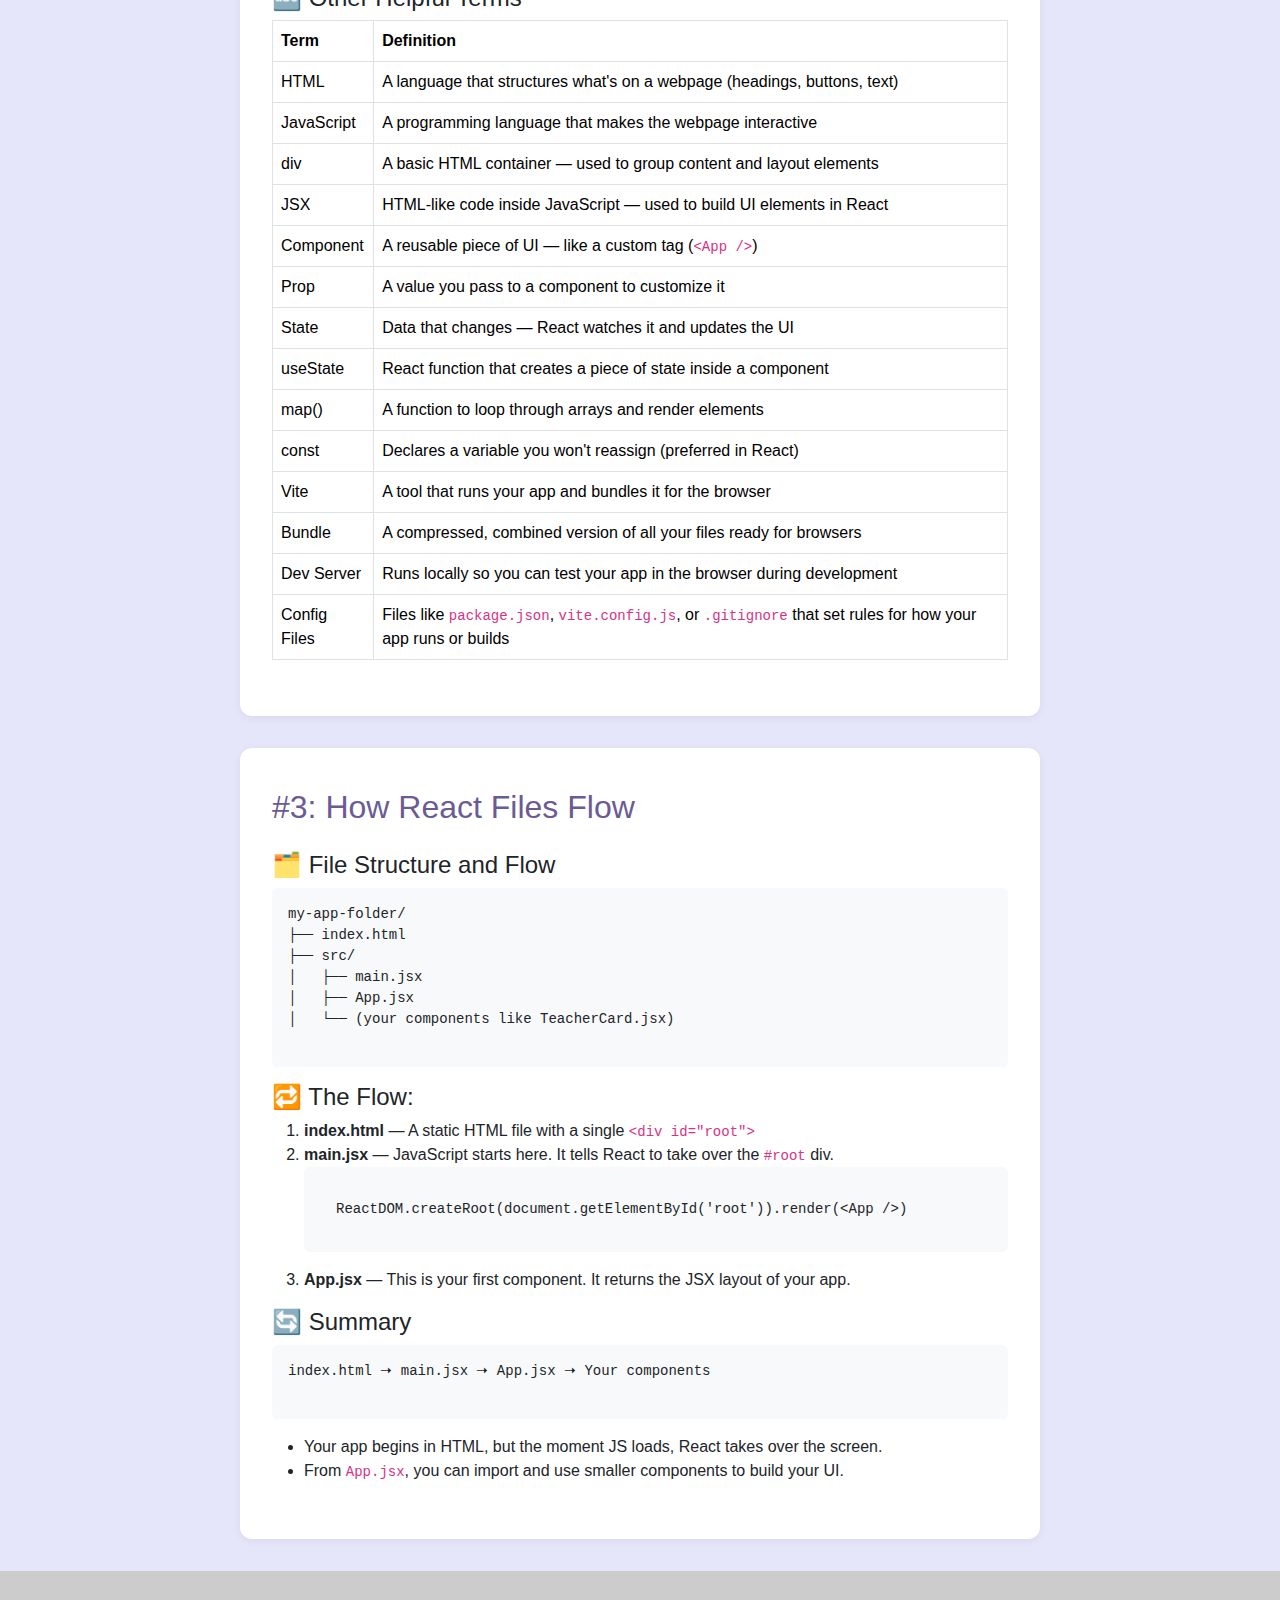
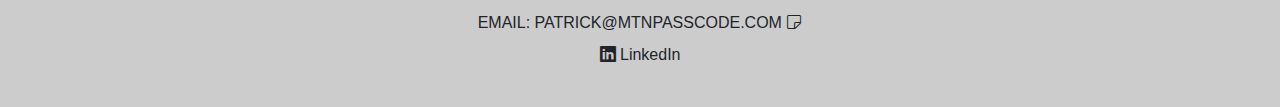
<file: setup.html>
<!DOCTYPE html>
<html lang="en">
<head>
    <meta charset="UTF-8">
    <meta name="viewport" content="width=device-width, initial-scale=1.0">
    <title>Mountain Pass Coding Setup</title>
    <link rel="stylesheet" href="styles.css">
    <link rel="icon" type="image/png" href="images/favicon.ico">
    <link rel="stylesheet" href="https://cdn.jsdelivr.net/npm/bootstrap-icons@1.11.3/font/bootstrap-icons.min.css">
    <link href="https://cdn.jsdelivr.net/npm/bootstrap@5.3.2/dist/css/bootstrap.min.css" rel="stylesheet">
</head>
<body class="App">
    <header style="background: #6B5B95; color: #fff; padding: 2rem 0; text-align: center;">
        <h1 style="margin: 0; font-size: 2.5rem; letter-spacing: 1px;">Mountain Pass Coding Setup</h1>
    </header>

    <main>
        <section class="setup-section" style="background: #fff; margin: 2rem auto; border-radius: 12px; max-width: 800px; box-shadow: 0 2px 8px rgba(0,0,0,0.06); padding: 2.5rem 2rem;">
            <h2 style="color: #6B5B95; font-size: 2.5rem; margin-bottom: 1rem; text-align: center;">Let's Get Your Gear Ready! ⛏️</h2>
            <p style="font-size: 1.2rem; text-align: center; margin-bottom: 2rem;">Follow along as we set up your coding editor, AI Copilot, and your project files.</p>
            <div style="position: relative; padding-bottom: 56.25%; height: 0; overflow: hidden; max-width: 100%; margin-bottom: 2rem; border-radius: 12px; box-shadow: 0 4px 12px rgba(0,0,0,0.1);">
                <iframe style="position: absolute; top: 0; left: 0; width: 100%; height: 100%;" src="https://www.youtube.com/embed/B764GwzgDwc" title="Setup Guide" frameborder="0" allow="accelerometer; autoplay; clipboard-write; encrypted-media; gyroscope; picture-in-picture" allowfullscreen></iframe>
            </div>
            <p style="font-size: 1.1rem; text-align: center; margin-bottom: 2rem;">After watching, you'll find detailed written instructions below for each step.</p>
        </section>

        <!-- Section 1: Setup Instructions -->
        <section class="setup-section" style="background: #fff; margin: 2rem auto; border-radius: 12px; max-width: 800px; box-shadow: 0 2px 8px rgba(0,0,0,0.06); padding: 2.5rem 2rem;">
            <h2 style="color: #6B5B95; font-size: 2rem; margin-bottom: 1.5rem;">#1: Setup Instructions</h2>
            <h4>🚀 Getting Ready: VS Code, GitHub Copilot, and Your Files</h4>
            <ol>
                <li>
                    <b>Install Visual Studio Code (VS Code)</b>
                    <ul>
                        <li>Go to <a href="https://code.visualstudio.com/" target="_blank">https://code.visualstudio.com/</a></li>
                        <li>Click "Download for [Your OS]"</li>
                        <li>Follow the installation prompts</li>
                    </ul>
                    <div style="margin-top: 0.5rem;">
                        <span style="font-weight: bold;">✨ Optional: Install the <span style="color: #6B5B95;">VS Code Icons Theme</span></span>
                        <ul>
                            <li>In VS Code, go to Extensions (left sidebar)</li>
                            <li>Search for <b>"VS Code Icons"</b> and install it</li>
                            <li>After installing, click "Set File Icon Theme" to apply it</li>
                            <li>This makes your file explorer easier to navigate and visually organized</li>
                        </ul>
                    </div>
                </li>
                <li>
                    <b>Install Node.js</b>
                    <ul>
                        <li>Go to <a href="https://nodejs.org/" target="_blank">https://nodejs.org/</a></li>
                        <li>Download the <b>LTS version</b> (Long Term Support)</li>
                        <li>Install and restart your computer if needed</li>
                    </ul>
                </li>
                <li>
                    <b>Set Up GitHub Copilot</b>
                    <ul>
                        <li>Create a <b>GitHub Education account</b> using your Penn email:
                            <ul>
                                <li>Go to <a href="https://education.github.com/" target="_blank">https://education.github.com/</a></li>
                                <li>Click "Get benefits" and follow the instructions to verify your student status</li>
                            </ul>
                        </li>
                        <li>Once approved, you can access GitHub Copilot for free</li>
                        <li>Install the <b>GitHub Copilot extension</b> in VS Code</li>
                        <li>Sign in to VS Code with your GitHub Education account</li>
                        <li>Ensure GitHub Copilot is enabled (check the bottom bar of VS Code)</li>
                    </ul>
                </li>
                <li>
                    <b>Download the Project Files</b>
                    <ul>
                        <li>Download the code here: <a href="https://github.com/shipley3/demo-course" target="_blank">https://github.com/shipley3/demo-course</a></li>
                        <li>Click the green "Code" button and choose "Download ZIP"</li>
                        <li>Unzip the folder and open it in VS Code:
                            <ul>
                                <li>VS Code &gt; File &gt; Open Folder &gt; Select unzipped folder</li>
                            </ul>
                        </li>
                    </ul>
                </li>
                <li>
                    <b>Run the App</b>
                    <p>In your terminal inside VS Code:</p>
                    <pre style="background: #f8f9fa; padding: 1rem; border-radius: 6px;"><code>npm install
npm run dev</code></pre>
                    <p>Then open your browser and go to: <code>http://localhost:5173</code></p>
                </li>
            </ol>
        </section>

        <section class="setup-section" style="background: #fff; margin: 2rem auto; border-radius: 12px; max-width: 800px; box-shadow: 0 2px 8px rgba(0,0,0,0.06); padding: 2.5rem 2rem;">
            <h2 style="color: #6B5B95; font-size: 2.5rem; margin-bottom: 1rem; text-align: center;">Ready to Get Started? 🚀</h2>
            <p style="font-size: 1.2rem; text-align: center; margin-bottom: 2rem;">Watch this quick video to run your app and see your first React component in action!</p>
            <div style="position: relative; padding-bottom: 56.25%; height: 0; overflow: hidden; max-width: 100%; margin-bottom: 2rem; border-radius: 12px; box-shadow: 0 4px 12px rgba(0,0,0,0.1);">
                <iframe style="position: absolute; top: 0; left: 0; width: 100%; height: 100%;" src="https://www.youtube.com/embed/7oTRTr5Nq2c" title="Next Steps Guide" frameborder="0" allow="accelerometer; autoplay; clipboard-write; encrypted-media; gyroscope; picture-in-picture" allowfullscreen></iframe>
            </div>
            <p style="font-size: 1.1rem; text-align: center; margin-bottom: 1rem;">After watching, continue to the demo lesson to start building your "Pick Your Teacher" app!</p>
            <div style="text-align: center;">
                <a href="demo-lesson.html" style="display: inline-block; background: #6B5B95; color: white; padding: 1rem 2rem; border-radius: 8px; text-decoration: none; font-weight: bold; margin-top: 1rem; transition: all 0.3s ease;">Start Building →</a>
            </div>
        </section>

        <!-- Section 2: Quick React Dictionary -->
        <section class="setup-section" style="background: #fff; margin: 2rem auto; border-radius: 12px; max-width: 800px; box-shadow: 0 2px 8px rgba(0,0,0,0.06); padding: 2.5rem 2rem;">
            <h2 style="color: #6B5B95; font-size: 2rem; margin-bottom: 1.5rem;">#2: Quick React Dictionary</h2>
            <h4>🌟 What is React?</h4>
            <p>React is a tool that helps us build websites using reusable pieces called <b>components</b>. Instead of updating the whole page when something changes, React only updates the part that needs to change. This keeps things fast and organized.</p>
            <p>Think of React as LEGO: you build a webpage using blocks (components) that each have their own job.</p>
            <h4>⚡ What is Vite?</h4>
            <p>Vite is the tool that runs our app while we build it. It:</p>
            <ul>
                <li>Starts your app quickly</li>
                <li>Instantly shows updates in your browser when you change the code</li>
                <li>Prepares all your files for sharing or publishing later</li>
            </ul>
            <h4>🔤 Other Helpful Terms</h4>
            <div style="overflow-x: auto;">
                <table class="table table-bordered" style="background: #fff;">
                    <thead>
                        <tr>
                            <th>Term</th>
                            <th>Definition</th>
                        </tr>
                    </thead>
                    <tbody>
                        <tr><td>HTML</td><td>A language that structures what's on a webpage (headings, buttons, text)</td></tr>
                        <tr><td>JavaScript</td><td>A programming language that makes the webpage interactive</td></tr>
                        <tr><td>div</td><td>A basic HTML container — used to group content and layout elements</td></tr>
                        <tr><td>JSX</td><td>HTML-like code inside JavaScript — used to build UI elements in React</td></tr>
                        <tr><td>Component</td><td>A reusable piece of UI — like a custom tag (<code>&lt;App /&gt;</code>)</td></tr>
                        <tr><td>Prop</td><td>A value you pass to a component to customize it</td></tr>
                        <tr><td>State</td><td>Data that changes — React watches it and updates the UI</td></tr>
                        <tr><td>useState</td><td>React function that creates a piece of state inside a component</td></tr>
                        <tr><td>map()</td><td>A function to loop through arrays and render elements</td></tr>
                        <tr><td>const</td><td>Declares a variable you won't reassign (preferred in React)</td></tr>
                        <tr><td>Vite</td><td>A tool that runs your app and bundles it for the browser</td></tr>
                        <tr><td>Bundle</td><td>A compressed, combined version of all your files ready for browsers</td></tr>
                        <tr><td>Dev Server</td><td>Runs locally so you can test your app in the browser during development</td></tr>
                        <tr><td>Config Files</td><td>Files like <code>package.json</code>, <code>vite.config.js</code>, or <code>.gitignore</code> that set rules for how your app runs or builds</td></tr>
                    </tbody>
                </table>
            </div>
        </section>

        <!-- Section 3: How React Files Flow -->
        <section class="setup-section" style="background: #fff; margin: 2rem auto; border-radius: 12px; max-width: 800px; box-shadow: 0 2px 8px rgba(0,0,0,0.06); padding: 2.5rem 2rem;">
            <h2 style="color: #6B5B95; font-size: 2rem; margin-bottom: 1.5rem;">#3: How React Files Flow</h2>
            <h4>🗂️ File Structure and Flow</h4>
            <pre style="background: #f8f9fa; padding: 1rem; border-radius: 6px;">
my-app-folder/
├── index.html
├── src/
│   ├── main.jsx
│   ├── App.jsx
│   └── (your components like TeacherCard.jsx)
            </pre>
            <h4>🔁 The Flow:</h4>
            <ol>
                <li><b>index.html</b> — A static HTML file with a single <code>&lt;div id="root"&gt;</code></li>
                <li><b>main.jsx</b> — JavaScript starts here. It tells React to take over the <code>#root</code> div.
                    <pre style="background: #f8f9fa; padding: 1rem; border-radius: 6px;"><code>ReactDOM.createRoot(document.getElementById('root')).render(&lt;App /&gt;)</code></pre>
                </li>
                <li><b>App.jsx</b> — This is your first component. It returns the JSX layout of your app.</li>
            </ol>
            <h4>🔄 Summary</h4>
            <pre style="background: #f8f9fa; padding: 1rem; border-radius: 6px;">
index.html ➝ main.jsx ➝ App.jsx ➝ Your components
            </pre>
            <ul>
                <li>Your app begins in HTML, but the moment JS loads, React takes over the screen.</li>
                <li>From <code>App.jsx</code>, you can import and use smaller components to build your UI.</li>
            </ul>
        </section>
    </main>

    <footer>
        <div>
            <p>EMAIL: 
                <a id="copy-email" style="cursor: pointer;">
                    PATRICK@MTNPASSCODE.COM
                    <i id="copy-sticky" class="bi bi-sticky"></i>
                </a>
            </p>
            <p>
                <a href="https://www.linkedin.com/in/patrick-shipley-059893126/" target="_blank" style="text-decoration: none; color: inherit;">
                    <i class="bi bi-linkedin"></i> LinkedIn
                </a>
            </p>
        </div>
    </footer>
    <script src="script.js"></script>
</body>
</html>
</file>
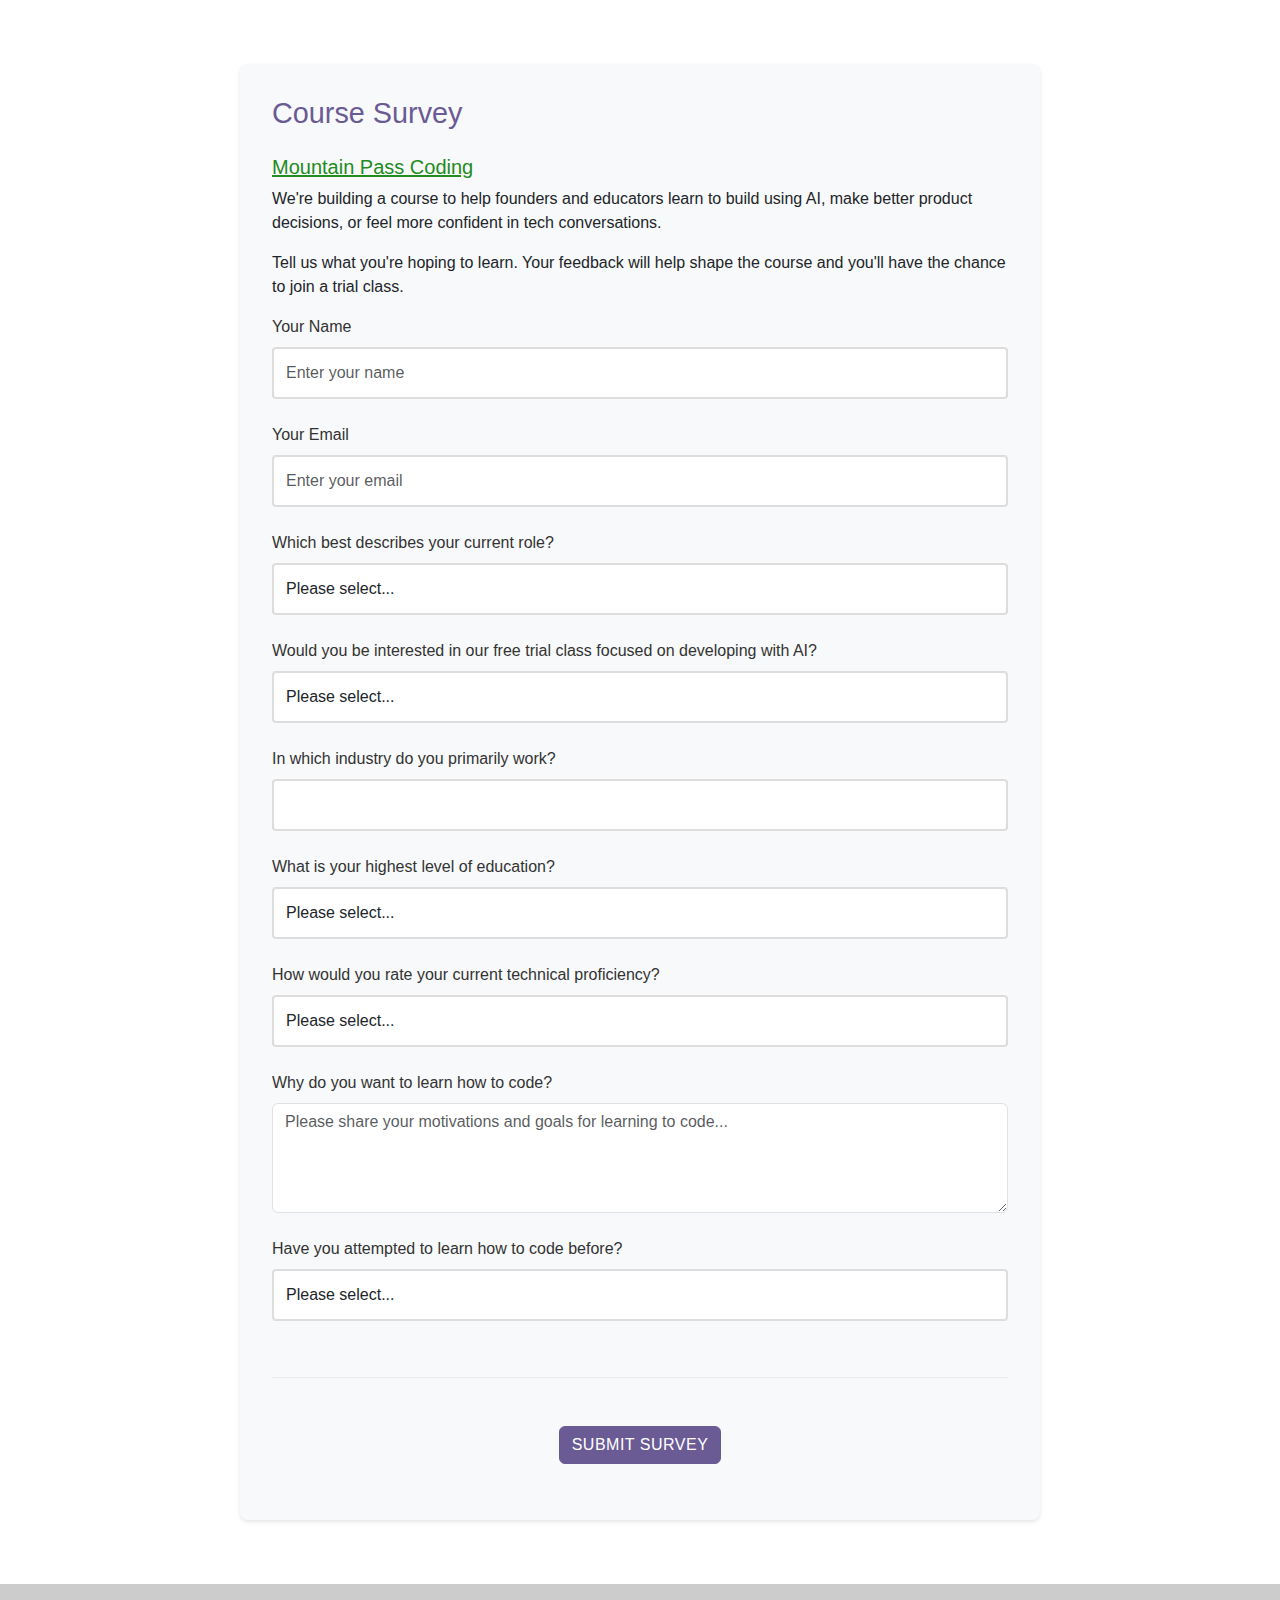
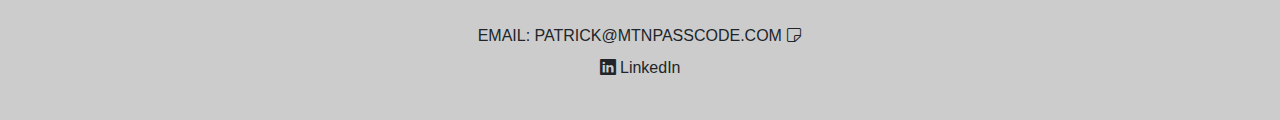
<file: survey.html>
<!DOCTYPE html>
<html lang="en">
<head>
    <meta charset="UTF-8">
    <meta name="viewport" content="width=device-width, initial-scale=1.0">
    <title>Course Survey</title>
    <link rel="stylesheet" href="styles.css">
    <link rel="stylesheet" href="https://cdn.jsdelivr.net/npm/bootstrap-icons@1.7.2/font/bootstrap-icons.css">
    <!-- Add Bootstrap for better form styling -->
    <link href="https://cdn.jsdelivr.net/npm/bootstrap@5.3.0/dist/css/bootstrap.min.css" rel="stylesheet">
    <link rel="icon" type="image/png" href="images/favicon.ico">
</head>
<body class="App">
    <main>
        <div class="survey-section">
            <div class="content-width">
                <form id="surveyForm" action="https://formspree.io/f/myzkadyp" method="POST" class="survey-form">
                    <!-- Add hidden field for redirect -->
                    <input type="hidden" name="_next" value="https://mtnpasscode.com/thanks">
                    <!-- Section 1: Demographics & Background -->
                    <section class="survey-group">
                        <h2>Course Survey</h2>
                        <h5><a href="https://mtnpasscode.com" target="_blank" style="color: forestgreen;">Mountain Pass Coding</a></h5>
                        <p>We're building a course to help founders and educators learn to build using AI, make better product decisions, or feel more confident in tech conversations.</p>

                        <p>Tell us what you're hoping to learn. Your feedback will help shape the course and you'll have the chance to join a trial class.</p>
                        <div class="form-group">
                            <label for="name">Your Name</label>
                            <input type="text" id="name" name="name" required class="form-control" placeholder="Enter your name">
                        </div>

                        <div class="form-group">
                            <label for="email">Your Email</label>
                            <input type="email" id="email" name="_replyto" required class="form-control" placeholder="Enter your email">
                        </div>

                        <div class="form-group">
                            <label for="role">Which best describes your current role?</label>
                            <select id="role" name="role" required class="form-control">
                                <option value="">Please select...</option>
                                <option value="entrepreneur">Entrepreneur/founder</option>
                                <option value="tech-worker">Tech Industry Professional</option>
                                <option value="student">Student/learner</option>
                                <option value="non-tech">Non-tech professional looking to upskill</option>
                                <option value="other">Other</option>
                            </select>
                        </div>

                        <div class="form-group">
                            <label>Would you be interested in our free trial class focused on developing with AI?</label>
                            <select name="trial_interest" class="form-control" required>
                                <option value="">Please select...</option>
                                <option value="yes">Yes, definitely!</option>
                                <option value="maybe">Maybe, need more information</option>
                                <option value="no">Not at this time</option>
                            </select>
                        </div>

                        <div class="form-group">
                            <label for="industry">In which industry do you primarily work?</label>
                            <input type="text" id="industry" name="industry" required class="form-control">
                        </div>

                        <div class="form-group">
                            <label for="education">What is your highest level of education?</label>
                            <select id="education" name="education" required class="form-control">
                                <option value="">Please select...</option>
                                <option value="high-school">High School</option>
                                <option value="some-college">Some College</option>
                                <option value="bachelors">Bachelor's Degree</option>
                                <option value="masters">Master's Degree</option>
                                <option value="doctorate">Doctorate</option>
                                <option value="other">Other</option>
                            </select>
                        </div>

                        <div class="form-group">
                            <label for="proficiency">How would you rate your current technical proficiency?</label>
                            <select id="proficiency" name="proficiency" required class="form-control">
                                <option value="">Please select...</option>
                                <option value="beginner">Beginner</option>
                                <option value="intermediate">Intermediate</option>
                                <option value="advanced">Advanced</option>
                            </select>
                        </div>

                        <div class="form-group">
                            <label for="motivation">Why do you want to learn how to code?</label>
                            <textarea class="form-control" id="motivation" name="motivation" rows="4" required placeholder="Please share your motivations and goals for learning to code..."></textarea>
                        </div>

                        <div class="form-group">
                            <label>Have you attempted to learn how to code before?</label>
                            <select id="prior_attempt" name="prior_attempt" required class="form-control">
                                <option value="">Please select...</option>
                                <option value="yes">Yes</option>
                                <option value="no">No</option>
                            </select>

                            <div id="platforms_container" style="display:none; margin-top:1rem;">
                                <label>Which platforms did you use to learn coding? (Select all that apply)</label>
                                <div class="form-check">
                                    <input class="form-check-input me-2" type="checkbox" name="platforms" value="codecademy" id="codecademy">
                                    <label class="form-check-label" for="codecademy">Codecademy</label>
                                </div>
                                <div class="form-check">
                                    <input class="form-check-input me-2" type="checkbox" name="platforms" value="udemy" id="udemy">
                                    <label class="form-check-label" for="udemy">Udemy</label>
                                </div>
                                <div class="form-check">
                                    <input class="form-check-input me-2" type="checkbox" name="platforms" value="coursera" id="coursera">
                                    <label class="form-check-label" for="coursera">Coursera</label>
                                </div>
                                <div class="form-check">
                                    <input class="form-check-input me-2" type="checkbox" name="platforms" value="freecodecamp" id="freecodecamp">
                                    <label class="form-check-label" for="freecodecamp">freeCodeCamp</label>
                                </div>
                                <div class="form-check">
                                    <input class="form-check-input me-2" type="checkbox" name="platforms" value="youtube" id="youtube">
                                    <label class="form-check-label" for="youtube">YouTube Tutorials</label>
                                </div>
                                <div class="form-check">
                                    <input class="form-check-input me-2" type="checkbox" name="platforms" value="virtual_university" id="virtual_university">
                                    <label class="form-check-label" for="virtual_university">University Certificates</label>
                                </div>
                                <div class="form-check">
                                    <input class="form-check-input me-2" type="checkbox" name="platforms" value="other" id="other_platform">
                                    <label class="form-check-label" for="other_platform">Other</label>
                                </div>

                                <div class="form-group mt-4">
                                    <label>What was most helpful about your previous learning experience?</label>
                                    <textarea class="form-control" id="helpful_experience" name="helpful_experience" rows="3" placeholder="Please share what worked well for you..."></textarea>
                                </div>
    
                                <div class="form-group mt-4">
                                    <label>What was not helpful about your previous learning experience?</label>
                                    <textarea class="form-control" id="not_helpful_experience" name="not_helpful_experience" rows="3" placeholder="Please share what didn't work well for you..."></textarea>
                                </div>
                            </div>

                            <script>
                                document.getElementById('prior_attempt').addEventListener('change', function() {
                                    const platformsContainer = document.getElementById('platforms_container');
                                    platformsContainer.style.display = this.value === 'yes' ? 'block' : 'none';
                                });

                                document.getElementById('other_platform').addEventListener('change', function() {
                                    const otherText = document.getElementById('other_platform_text');
                                    otherText.style.display = this.checked ? 'block' : 'none';
                                });
                            </script>
                        </div>
                    </section>

                    <!-- Continue with sections 2-5 in the same pattern -->
                    <!-- I'll provide the rest of the sections if you'd like -->

                    <div class="form-group submit-group">
                        <button type="submit" class="btn btn-secondary" style="background-color: #6B5B95 !important; border-color: #6B5B95 !important; color: white !important;">Submit Survey</button>
                    </div>
                </form>
            </div>
        </div>
    </main>

    <footer>
        <div>
            <p>EMAIL: 
                <a id="copy-email" style="cursor: pointer;">
                    PATRICK@MTNPASSCODE.COM
                    <i id="copy-sticky" class="bi bi-sticky"></i>
                </a>
            </p>
            <p>
                <a href="https://www.linkedin.com/in/patrick-shipley-059893126/" target="_blank" style="text-decoration: none; color: inherit;">
                    <i class="bi bi-linkedin"></i> LinkedIn
                </a>
            </p>
        </div>
    </footer>

    <script src="script.js"></script>
</body>
</html>
</file>
<file: styles.css>
/* Font debugging - add !important to verify */
:root {
  --font-heading: 'Open Sauce Sans', -apple-system, BlinkMacSystemFont, 'Segoe UI', Roboto, sans-serif;
  --font-body: 'Open Sauce Sans', -apple-system, BlinkMacSystemFont, 'Segoe UI', Roboto, sans-serif;
  --font-code: 'Fira Code', monospace;
}

/* Force font application */
.hero h1 {
  font-family: var(--font-heading) !important;
  font-weight: 800 !important;
}

.tagline, .subtitle {
  font-family: var(--font-heading) !important;
  font-weight: 600 !important;
}

body {
  font-family: var(--font-body) !important;
  font-weight: 400 !important;
  margin: 0;
  padding: 0;
} 

.App {
    min-height: 100vh;
    background-color: #E6E6FA;
  }
  
  header {
    margin: 0;
    padding: 0;
  }

  /* Hero/Header section */
  .hero {
    padding: 4rem 0;
    background-color: #E6E6FA;
  }
  
  .dots {
    font-size: 1.5rem;
    margin-bottom: 1rem;
    color: #333;
  }
  
  .hero h1 {
    font-size: 5rem;
    font-weight: 900;
    line-height: 1;
    margin-bottom: 1rem;
    color: #000;
  }
  
  .emoji-container {
    font-size: 2rem;
    margin-bottom: 2rem;
  }
  
  .tagline, .subtitle {
    font-size: 1.2rem;
    font-weight: 600;
    margin: 0.5rem 0;
    color: #000;
  }
  
  .courses-section {
    background-color: #6B5B95;
    color: white;
    padding: 4rem 0;
    width: 100%;
    overflow: hidden;
  }
  
  .courses-section .content-width {
    width: 100%;
    max-width: 1200px;
    margin: 0 auto;
    padding: 0 2rem;
  }
  
  .courses-section h2 {
    margin-bottom: 0.5rem;
    font-size: 4rem;
    color: #98FB98;
    line-height: 1;
  }
  
  .teacher-description {
    color: #333;
    margin-bottom: 3rem;
    text-align: center;
    font-style: normal;
  }
  
  .courses-grid {
    display: grid;
    grid-template-columns: repeat(2, 1fr);
    gap: 2rem;
    width: 100%;
  }
  
  .course {
    padding: 1.5rem;
    background: rgba(255, 255, 255, 0.1);
    border-radius: 8px;
  }
  
  /* Register section styles */
  .register-section {
    background-color: #98FB98;
    width: 100%;
    padding: 4rem 0;
    overflow: hidden;
  }
  
  .register-content {
    width: 100%;
    max-width: 1200px;
    margin: 0 auto;
    padding: 0 2rem;
    box-sizing: border-box;
  }
  
  .signup-box {
    background: rgba(255, 255, 255, 0.9);
    border-radius: 8px;
    width: 100%;
    max-width: 600px; /* Limit width for better readability */
    padding: 2rem;
    margin: 0 auto; /* Center the box */
  }
  
  .signup-box h2 {
    font-size: 2.5rem;
    margin-bottom: 1.5rem;
    color: #333;
  }
  
  .signup-box p {
    font-size: 1.2rem;
    margin-bottom: 2.5rem;
    color: #666;
  }
  
  .signup-form {
    display: flex;
    flex-direction: column;
    gap: 2rem;
  }
  
  .form-group {
    margin-bottom: 1.5rem;
  }
  
  .form-group label {
    font-weight: 600;
    color: #333;
  }
  
  .form-group input {
    padding: 0.75rem;
    border: 2px solid #ddd;
    border-radius: 4px;
    font-size: 1rem;
  }
  
  .form-group input:focus {
    outline: none;
    border-color: #6B5B95;
  }
  
  .form-group select {
    padding: 0.75rem;
    border: 2px solid #ddd;
    border-radius: 4px;
    font-size: 1rem;
    background-color: white;
    width: 100%;
    cursor: pointer;
  }
  
  .form-group select:focus {
    outline: none;
    border-color: #6B5B95;
  }
  
  .form-group select.error {
    border-color: #ff4444;
  }
  
  .error {
    border-color: #ff4444 !important;
  }
  
  .error-message {
    color: #ff4444;
    font-size: 0.875rem;
    margin-top: 0.25rem;
  }
  
  .success-message {
    color: #00C851;
    background: rgba(0, 200, 81, 0.1);
    padding: 1rem;
    border-radius: 4px;
    margin-top: 1rem;
    text-align: center;
  }
  
  .btn-primary:disabled {
    opacity: 0.7;
    cursor: not-allowed;
  }
  
  /* Animation for status messages */
  .success-message, .error-message {
    animation: fadeIn 0.3s ease-in;
  }
  
  @keyframes fadeIn {
    from { opacity: 0; transform: translateY(-10px); }
    to { opacity: 1; transform: translateY(0); }
  }
  
  .video-container {
    width: 100%;
    border-radius: 8px;
    overflow: hidden;
    box-shadow: 0 4px 6px rgba(0, 0, 0, 0.1);
  }
  
  .video-container video {
    width: 100%;
    height: auto;
    display: block;
  }
  
  footer {
    background-color: #ccc;
    padding: 2rem;
    text-align: center;
    width: 100%;
    margin: 0;
  }
  
  footer p {
    margin: 0.5rem 0;
  }
  
  footer a {
    color: inherit;
    text-decoration: none;
    transition: opacity 0.2s ease;
  }
  
  footer a:hover {
    opacity: 0.8;
  }
  
  footer .bi-telephone {
    margin-right: 5px;
  }
  
  @media (max-width: 768px) {
    .hero h1 {
      font-size: 3.5rem;
    }
    
    .hero-grid,
    .register-grid {
      grid-template-columns: 1fr;
      gap: 2rem;
      padding: 0;
    }

    .hero-image,
    .signup-box,
    .video-container {
      width: 100%;
      margin: 0;
      border-radius: 8px;
    }

    .content-width,
    .register-content,
    footer .content-width {
      padding: 0 1rem;
    }

    .courses-grid {
      grid-template-columns: 1fr;
    }

    .register-section {
      padding: 2rem 0;
    }

    .video-container {
      height: 300px;
      max-width: 100%;
    }

    footer {
      padding: 1rem;
    }
  }
  
  /* Main content area */
  .main-content {
    width: 100%;
    margin: 0;
    padding: 0;
  }
  
  /* Hero section with features and video */
  .hero-section {
    background-color: #6B5B95;
    color: white;
    padding: 0;
    margin: 0;
  }
  
  .hero-grid {
    display: grid;
    grid-template-columns: 1fr 1fr;
    gap: 4rem;
    align-items: center;
  }
  
  .hero-image {
    position: relative;
    width: 100%;
    height: 100%;
    overflow: hidden;
    border-radius: 8px;
  }
  
  .hero-image img {
    width: 100%;
    height: 100%;
    object-fit: cover;
    animation: scrollUp 1.2s ease-out;
  }
  
  @keyframes scrollUp {
    0% {
      opacity: 0;
      transform: translateY(50px);
    }
    100% {
      opacity: 1;
      transform: translateY(0);
    }
  }
  
  .features-grid {
    display: grid;
    grid-template-columns: repeat(2, 1fr);
    gap: 1rem;
    margin: 0;
  }
  
  .feature {
    padding: 1rem;
    background: rgba(255, 255, 255, 0.1);
    border-radius: 4px;
  }
  
  .feature h3 {
    color: #98FB98;
    margin: 0 0 0.5rem 0;
  }
  
  .feature p {
    margin: 0;
    font-size: 0.9rem;
    line-height: 1.4;
  }
  
  /* Signup section */
  .signup-section {
    width: 100%;
    max-width: none;
    margin: 0;
    padding: 4rem 2rem;
    background-color: var(--color-neutral-light);
  }
  
  .top-nav {
    display: flex;
    justify-content: space-between;
    align-items: center;
    padding: 0.5rem 1rem;
    background-color: var(--color-neutral-dark);
    color: white;
  }
  
  .logo h1 {
    font-size: 1.5rem;
    margin: 0;
  }
  
  .nav-items {
    display: flex;
    gap: 1rem;
  }
  
  .ide-layout {
    display: grid;
    grid-template-columns: 300px 1fr 300px;
    gap: 1rem;
    padding: 1rem;
    height: calc(100vh - 100px); /* Account for nav and status bar */
    overflow: hidden;
  }
  
  /* Chat Sidebar */
  .chat-sidebar {
    background: white;
    border-radius: 8px;
    display: flex;
    flex-direction: column;
    overflow: hidden;
  }
  
  .chat-container {
    flex-grow: 1;
    overflow-y: auto;
    padding: 1rem;
  }
  
  /* Code Editor */
  .code-editor {
    display: flex;
    flex-direction: column;
    background: white;
    border-radius: 8px;
    overflow: hidden;
  }
  
  .editor-tabs {
    display: flex;
    gap: 0.5rem;
    padding: 0.5rem;
    background: var(--color-neutral-dark);
  }
  
  .tab {
    padding: 0.5rem 1rem;
    border: none;
    background: transparent;
    color: white;
    cursor: pointer;
  }
  
  .tab.active {
    background: var(--color-primary);
    border-radius: 4px;
  }
  
  .code-area {
    flex-grow: 1;
    padding: 1rem;
    font-family: var(--font-code);
    font-size: 14px;
    line-height: 1.5;
    border: none;
    resize: none;
    background: var(--color-neutral-dark);
    color: white;
  }
  
  .editor-footer {
    padding: 0.5rem;
    border-top: 1px solid var(--color-neutral-light);
  }
  
  /* Terminal */
  .terminal {
    background: var(--color-neutral-dark);
    color: white;
    border-radius: 8px;
    display: flex;
    flex-direction: column;
  }
  
  .terminal-header {
    padding: 0.5rem 1rem;
    border-bottom: 1px solid var(--color-neutral-light);
  }
  
  .terminal-content {
    flex-grow: 1;
    padding: 1rem;
    font-family: var(--font-code);
    font-size: 14px;
    overflow-y: auto;
    white-space: pre-wrap;
  }
  
  /* Status Bar */
  .status-bar {
    display: flex;
    justify-content: space-between;
    padding: 0.5rem 1rem;
    background: var(--color-neutral-dark);
    color: white;
    font-size: 0.875rem;
  }
  
  /* Responsive Design */
  @media (max-width: 1200px) {
    .ide-layout {
      grid-template-columns: 250px 1fr;
    }
    .terminal {
      display: none;
    }
  }
  
  @media (max-width: 768px) {
    .ide-layout {
      grid-template-columns: 1fr;
    }
    .chat-sidebar {
      display: none;
    }
    .hero-grid {
      grid-template-columns: 1fr;
      gap: 2rem;
    }
    .hero-image {
      height: 300px;
      max-width: 500px;
      margin: 0 auto;
    }
  }
  
  /* Additional App-specific styles that complement brand.css */
  .App main {
    padding: 0;
    max-width: none;
    margin: 0;
  }
  
  .chat-section {
    margin: 0 auto;
  }
  
  /* Ensure code blocks are left-aligned within their containers */
  .App pre code {
    text-align: left;
    display: block;
    white-space: pre;
    padding: 1rem;
  }
  
  .message {
    margin: 1rem 0;
    padding: 1rem;
    border-radius: 8px;
    max-width: 80%;
  }
  
  .user {
    background-color: var(--color-primary);
    color: white;
    margin-left: auto;
  }
  
  .bot {
    background-color: var(--color-neutral-light);
    color: var(--color-neutral-dark);
    margin-right: auto;
  }
  
  .input-form {
    display: flex;
    gap: 1rem;
    margin-top: 1rem;
  }
  
  .input-form input {
    flex-grow: 1;
    padding: 0.75rem 1rem;
    border: 2px solid var(--color-neutral-light);
    border-radius: 4px;
    font-family: var(--font-body);
    font-size: 1rem;
  }
  
  .input-form input:focus {
    outline: none;
    border-color: var(--color-primary);
  }
  
  .App-header h1 {
    font-size: 3.5rem;
    font-weight: 700;
    margin-bottom: 1rem;
    background: linear-gradient(135deg, var(--color-primary), var(--color-secondary));
    -webkit-background-clip: text;
    -webkit-text-fill-color: transparent;
    background-clip: text;
  }
  
  .App-header p {
    font-size: 1.5rem;
    margin-bottom: 2rem;
    color: var(--color-neutral-dark);
  }
  
  /* Update existing button styles */
  .btn-primary,
  .btn-secondary {
    font-size: 1.1rem;
    text-transform: uppercase;
    letter-spacing: 0.5px;
    padding: 1rem 2rem;
    transition: all 0.3s ease;
  }
  
  .btn-primary:hover,
  .btn-secondary:hover {
    transform: translateY(-2px);
    box-shadow: 0 4px 6px rgba(0, 0, 0, 0.1);
  }
  
  .features-section {
    padding: 4rem 0; /* Remove horizontal padding */
    background-color: #6B5B95; /* Purple background for features */
    color: white;
  }
  
  .video-section {
    padding: 4rem 0;
    background-color: white;
    text-align: center;
  }
  
  .video-section h2 {
    margin-bottom: 2rem;
    color: var(--color-neutral-dark);
    font-size: 2rem;
  }
  
  /* Add responsive styles */
  @media (max-width: 768px) {
    .video-section {
      padding: 2rem 1rem;
    }
  }
  
  /* Responsive design */
  @media (max-width: 1024px) {
    .hero-grid {
      grid-template-columns: 1fr;
      gap: 1rem;
    }
    
    .features-grid {
      margin-bottom: 2rem;
    }
  }
  
  @media (max-width: 640px) {
    .features-grid {
      grid-template-columns: 1fr;
    }
    
    .hero h1 {
      font-size: 3rem;
    }
  }
  
  .g-recaptcha {
    margin: 1rem 0;
  }
  
  @media (max-width: 320px) {
    .g-recaptcha {
      transform: scale(0.9);
      transform-origin: left center;
    }
  }
  
  /* Layout constraint */
  .content-width,
  .register-content {
    width: 100%;
    max-width: 1200px;
    margin: 0 auto;
    padding: 0 2rem;
    box-sizing: border-box; /* Ensure padding is included in width */
  }
  
  /* Hero Section */
  .hero-content {
    margin: 0;
  }
  
  .hero-content h1,
  .hero-content hr,
  .hero-content p {
    margin-left: 0;
    padding-left: 0;
  }
  
  .hero-content hr {
    margin: 2rem 0;
    border: none;
    border-top: 1px solid rgba(0, 0, 0, 0.1);
  }
  
  /* Courses Section */
  .courses-section h2 {
    max-width: 1200px;
    margin: 0 auto 3rem auto;  /* Top Right Bottom Left */
    padding: 0 2rem;
    font-size: 4rem;
    color: #98FB98;
    line-height: 1;
  }
  
  /* Update grid containers */
  .hero-grid,
  .register-grid {
    display: grid;
    grid-template-columns: 1fr 1fr;
    gap: 4rem;
    align-items: center;
    width: 100%;
  }
  
  /* Media queries for mobile */
  @media (max-width: 768px) {
    .hero-grid,
    .register-grid {
      grid-template-columns: 1fr;
      gap: 2rem;
      padding: 0;  /* Remove padding from grid */
    }

    .hero-image,
    .signup-box,
    .video-container {
      width: 100%;
      margin: 0;
      border-radius: 8px;
    }

    /* Ensure consistent padding */
    .content-width,
    .register-content {
      padding: 0 2rem;
    }
  }
  
  /* Base container styles */
  .content-width,
  .register-content {
    width: 100%;
    max-width: 1200px;
    margin: 0 auto;
    padding: 0 2rem;
    box-sizing: border-box;
  }

  /* Section styles */
  .hero,
  .courses-section,
  .register-section,
  footer {
    width: 100%;
    overflow: hidden;
    padding: 4rem 0;
  }

  /* Courses section specific */
  .courses-grid {
    width: 100%;
    display: grid;
    grid-template-columns: repeat(2, 1fr);
    gap: 2rem;
  }

  /* Footer styles */
  footer {
    background-color: #ccc;
    padding: 2rem;
    text-align: center;
  }

  footer .content-width {
    max-width: 1200px;
    margin: 0 auto;
    padding: 0 2rem;
  }

  footer p {
    margin: 0.5rem 0;
  }

  /* Mobile styles */
  @media (max-width: 768px) {
    .content-width,
    .register-content,
    footer .content-width {
      padding: 0 1rem;
    }

    .courses-grid {
      grid-template-columns: 1fr;
      gap: 2rem;
    }

    footer {
      padding: 1rem;
    }
  }
  
  /* Mobile styles */
  @media (max-width: 768px) {
    .register-section {
      padding: 2rem 0;
    }

    .register-content {
      padding: 0 1rem;
    }

    .signup-box,
    .video-container {
      width: 100%;
      max-width: 100%;
      margin: 0;
    }
  }
  
  /* Mobile adjustments */
  @media (max-width: 768px) {
    .video-container {
      height: 300px;
      max-width: 100%;
      margin: 0;
    }
  }
  
  .cta-button {
    margin-top: 2rem;
  }
  
  .cta-button .btn-secondary {
    background-color: #98FB98 !important; /* Lime green */
    border-color: #98FB98 !important;
    color: #333 !important; /* Darker text for better contrast */
    transition: all 0.3s ease;
  }
  
  .cta-button .btn-secondary:hover {
    background-color: #7af27a !important; /* Slightly darker lime green */
    border-color: #7af27a !important;
    transform: translateY(-2px);
    box-shadow: 0 4px 12px rgba(152, 251, 152, 0.3);
  }
  
  /* Add smooth scroll behavior */
  html {
    scroll-behavior: smooth;
  }
  
  /* Journey Section */
  .journey-section {
    background-color: #fff;
    padding: 3rem 0;
    position: relative;
  }

  .journey-section h2 {
    text-align: center;
    font-size: 3rem;
    color: #333;
  }

  .journey-container {
    position: relative;
    width: 100%;
  }

  .journey-timeline {
    display: grid;
    grid-template-columns: repeat(5, 1fr);
    gap: 1rem;
    position: relative;
    padding: 0 1rem;
    max-width: 1400px;
    margin: 0 auto;
  }

  .journey-item {
    display: flex;
    flex-direction: column;
    align-items: center;
    gap: 1rem;
    opacity: 0;
    transform: translateY(20px);
    animation: fadeInUp 0.6s ease forwards;
    position: relative;
    min-width: 200px;
  }

  .journey-number {
    width: 5rem;
    height: 5rem;
    background: #98FB98;
    border-radius: 50%;
    display: flex;
    align-items: center;
    justify-content: center;
    font-size: 2rem;
    font-weight: bold;
    color: #333;
    z-index: 2;
    box-shadow: 0 4px 8px rgba(152, 251, 152, 0.3);
    position: relative;
    margin-bottom: 1rem;
  }

  .journey-content {
    background: #f8f9fa;
    border-radius: 8px;
    padding: 1.5rem;
    box-shadow: 0 2px 4px rgba(0,0,0,0.1);
    width: 100%;
    height: 100%;
    min-width: 200px;
  }

  .journey-content h3 {
    color: #333;
    margin-bottom: 0.5rem;
    font-size: 1.2rem;
  }

  .journey-content p {
    color: #666;
    margin-bottom: 1rem;
    line-height: 1.5;
    font-size: 0.9rem;
  }

  .tech-stack {
    display: flex;
    gap: 0.5rem;
    flex-wrap: wrap;
  }

  .tech-badge {
    background: #6B5B95;
    color: white;
    padding: 0.3rem 0.8rem;
    border-radius: 20px;
    font-size: 0.9rem;
    font-weight: 500;
  }

  @keyframes fadeInUp {
    from {
      opacity: 0;
      transform: translateY(20px);
    }
    to {
      opacity: 1;
      transform: translateY(0);
    }
  }

  /* Add animation delays for journey items */
  .journey-item:nth-child(1) { animation-delay: 0.1s; }
  .journey-item:nth-child(2) { animation-delay: 0.3s; }
  .journey-item:nth-child(3) { animation-delay: 0.5s; }
  .journey-item:nth-child(4) { animation-delay: 0.7s; }
  .journey-item:nth-child(5) { animation-delay: 0.9s; }

  /* Update media queries to maintain responsiveness */
  @media (max-width: 1400px) {
    .journey-timeline {
      grid-template-columns: repeat(3, 1fr);
      gap: 2rem;
    }
  }

  @media (max-width: 768px) {
    .journey-timeline {
      grid-template-columns: repeat(2, 1fr);
      gap: 1.5rem;
    }
    
    .journey-number {
      width: 4rem;
      height: 4rem;
      font-size: 1.5rem;
    }
    
    .journey-content {
      padding: 1rem;
    }
    
    .journey-content h3 {
      font-size: 1.1rem;
    }
    
    .journey-section h2 {
      font-size: 2rem;
      margin-bottom: 2rem;
    }
  }
  
  @media (max-width: 480px) {
    .journey-timeline {
      grid-template-columns: 1fr;
    }
  }
  
  /* AI Popup Notification */
  .ai-popup {
    position: fixed;
    bottom: 20px;
    right: 20px;
    background: #6B5B95;
    color: white;
    padding: 15px 25px;
    border-radius: 12px;
    box-shadow: 0 4px 12px rgba(0, 0, 0, 0.15);
    z-index: 1000;
    font-size: 1.1rem;
    max-width: 300px;
    opacity: 0;
    transform: translateY(20px);
    animation: popupFadeIn 0.5s ease forwards;
    cursor: pointer;
    transition: transform 0.2s ease, opacity 0.2s ease;
  }

  .ai-popup:hover {
    transform: translateY(-2px) scale(1.02);
  }

  .ai-popup.hiding {
    opacity: 0;
    transform: translateY(20px);
  }

  @keyframes popupFadeIn {
    from {
      opacity: 0;
      transform: translateY(20px);
    }
    to {
      opacity: 1;
      transform: translateY(0);
    }
  }

  @media (max-width: 768px) {
    .ai-popup {
      bottom: 10px;
      right: 10px;
      left: 10px;
      max-width: none;
      font-size: 1rem;
      text-align: center;
    }
  }
  
  .char-count {
    display: block;
    font-size: 0.8rem;
    color: #666;
    margin-top: 0.25rem;
    text-align: right;
  }

  .char-count.warning {
    color: #ff9900;
  }

  .char-count.danger {
    color: #ff4444;
  }
  
  /* Survey specific styles */
  .survey-section {
    background-color: #fff;
    padding: 4rem 0;
  }

  .survey-form {
    max-width: 800px;
    margin: 0 auto;
    background: #f8f9fa;
    padding: 2rem;
    border-radius: 8px;
    box-shadow: 0 2px 4px rgba(0,0,0,0.1);
  }

  .survey-group {
    margin-bottom: 3rem;
    padding-bottom: 2rem;
    border-bottom: 1px solid #e9ecef;
  }

  .survey-group h2 {
    color: #6B5B95;
    font-size: 1.8rem;
    margin-bottom: 1.5rem;
  }

  .form-group {
    margin-bottom: 1.5rem;
  }

  .form-group label {
    display: block;
    margin-bottom: 0.5rem;
    color: #333;
    font-weight: 500;
  }

  .form-control {
    border: 2px solid #ddd;
    border-radius: 4px;
    padding: 0.75rem;
    width: 100%;
    font-size: 1rem;
    transition: border-color 0.2s ease;
  }

  .form-control:focus {
    outline: none;
    border-color: #6B5B95;
  }

  .submit-group {
    text-align: center;
    margin-top: 3rem;
  }

  /* Radio and checkbox styles */
  .radio-group, .checkbox-group {
    display: flex;
    flex-direction: column;
    gap: 0.5rem;
  }

  .scale-group {
    display: flex;
    justify-content: space-between;
    gap: 1rem;
    margin: 1rem 0;
  }

  /* Mobile responsiveness */
  @media (max-width: 768px) {
    .survey-form {
      padding: 1rem;
      margin: 1rem;
    }
    
    .survey-group h2 {
      font-size: 1.5rem;
    }
  }
  
  /* Survey CTA Section */
  .survey-cta-section {
    background-color: #f8f9fa;
    padding: 4rem 0;
    text-align: center;
  }

  .survey-cta-container {
    max-width: 800px;
    margin: 0 auto;
    padding: 2rem;
    background: white;
    border-radius: 12px;
    box-shadow: 0 2px 8px rgba(0,0,0,0.1);
  }

  .survey-cta-container h3 {
    color: #6B5B95;
    font-size: 2rem;
    margin-bottom: 1rem;
  }

  .survey-cta-container p {
    color: #333;
    font-size: 1.1rem;
    margin-bottom: 2rem;
    line-height: 1.6;
  }

  .survey-cta-container .btn {
    background-color: #6B5B95;
    border-color: #6B5B95;
    color: white;
    padding: 0.8rem 2rem;
    font-size: 1.1rem;
    transition: transform 0.2s ease, box-shadow 0.2s ease;
  }

  .survey-cta-container .btn:hover {
    transform: translateY(-2px);
    box-shadow: 0 4px 8px rgba(107, 91, 149, 0.2);
  }

  @media (max-width: 768px) {
    .survey-cta-container {
        margin: 0 1rem;
        padding: 1.5rem;
    }
    
    .survey-cta-container h3 {
        font-size: 1.5rem;
    }
  }
</file>
